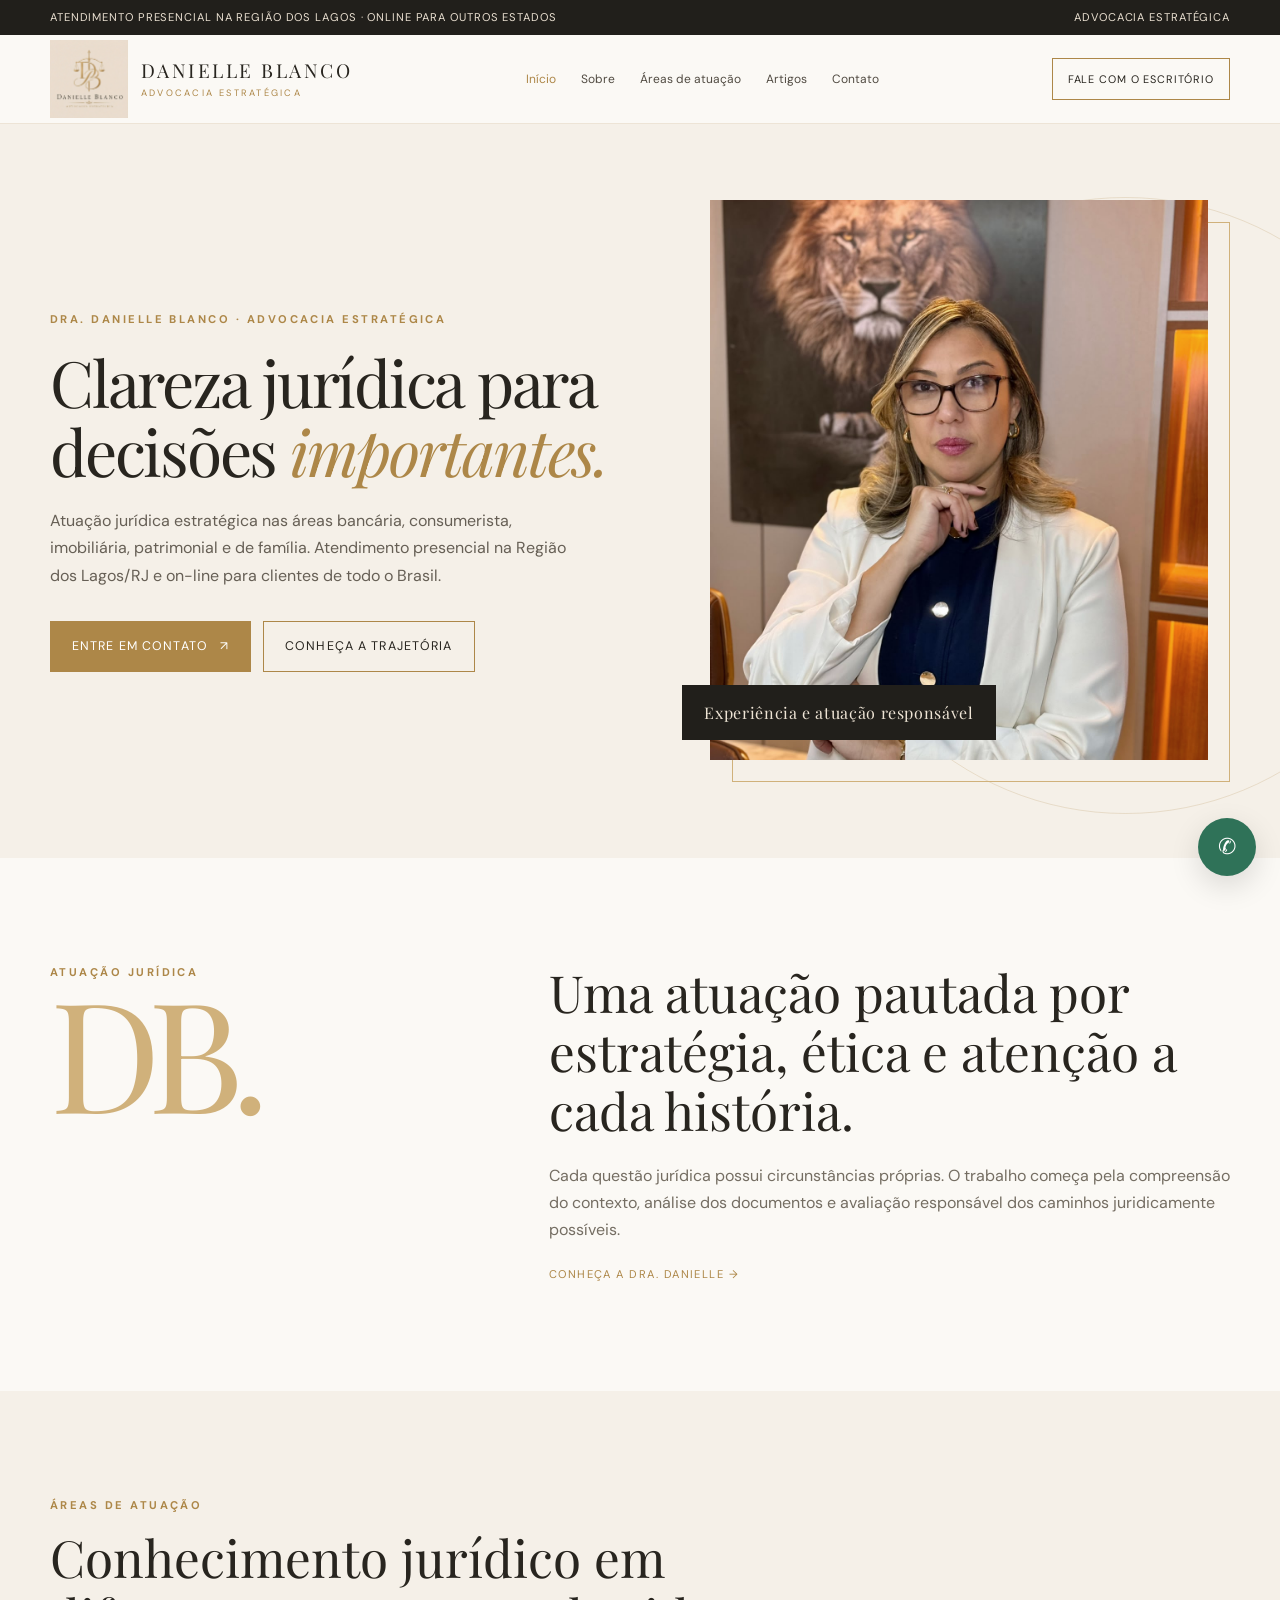
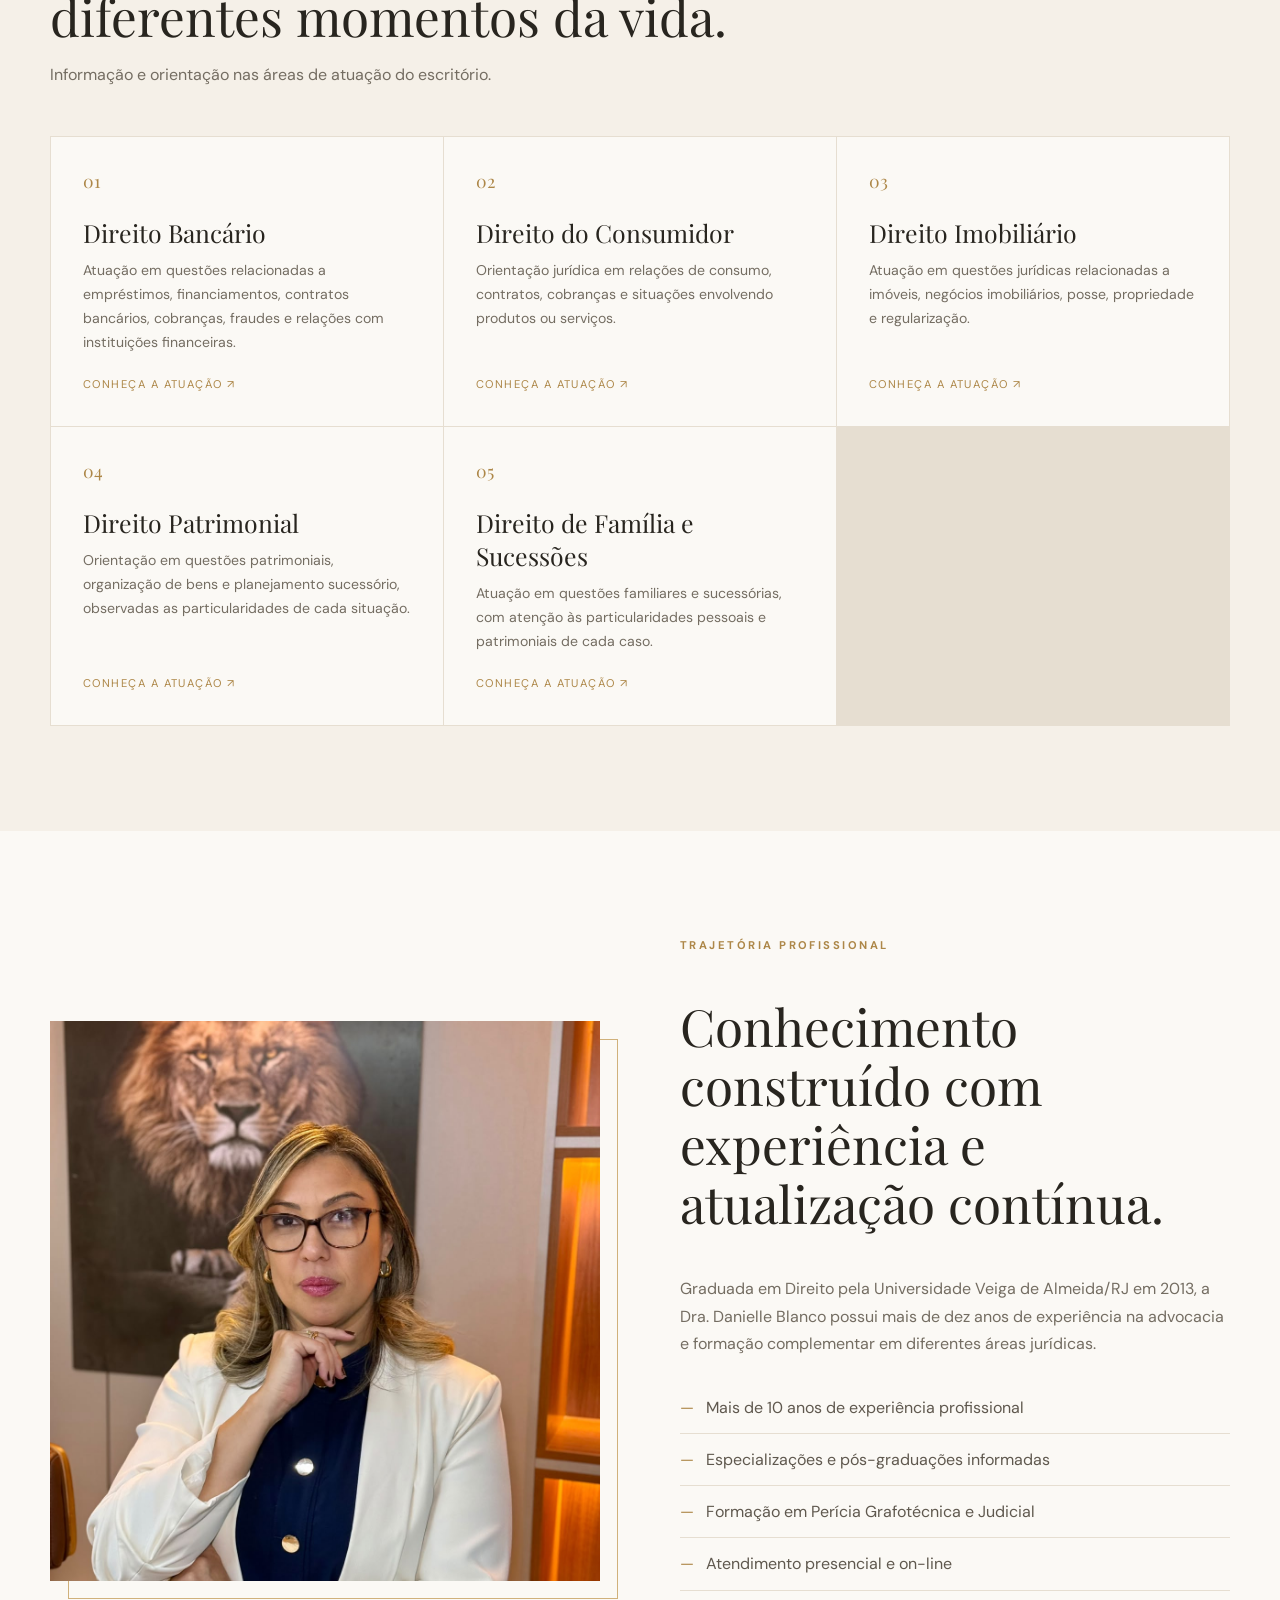
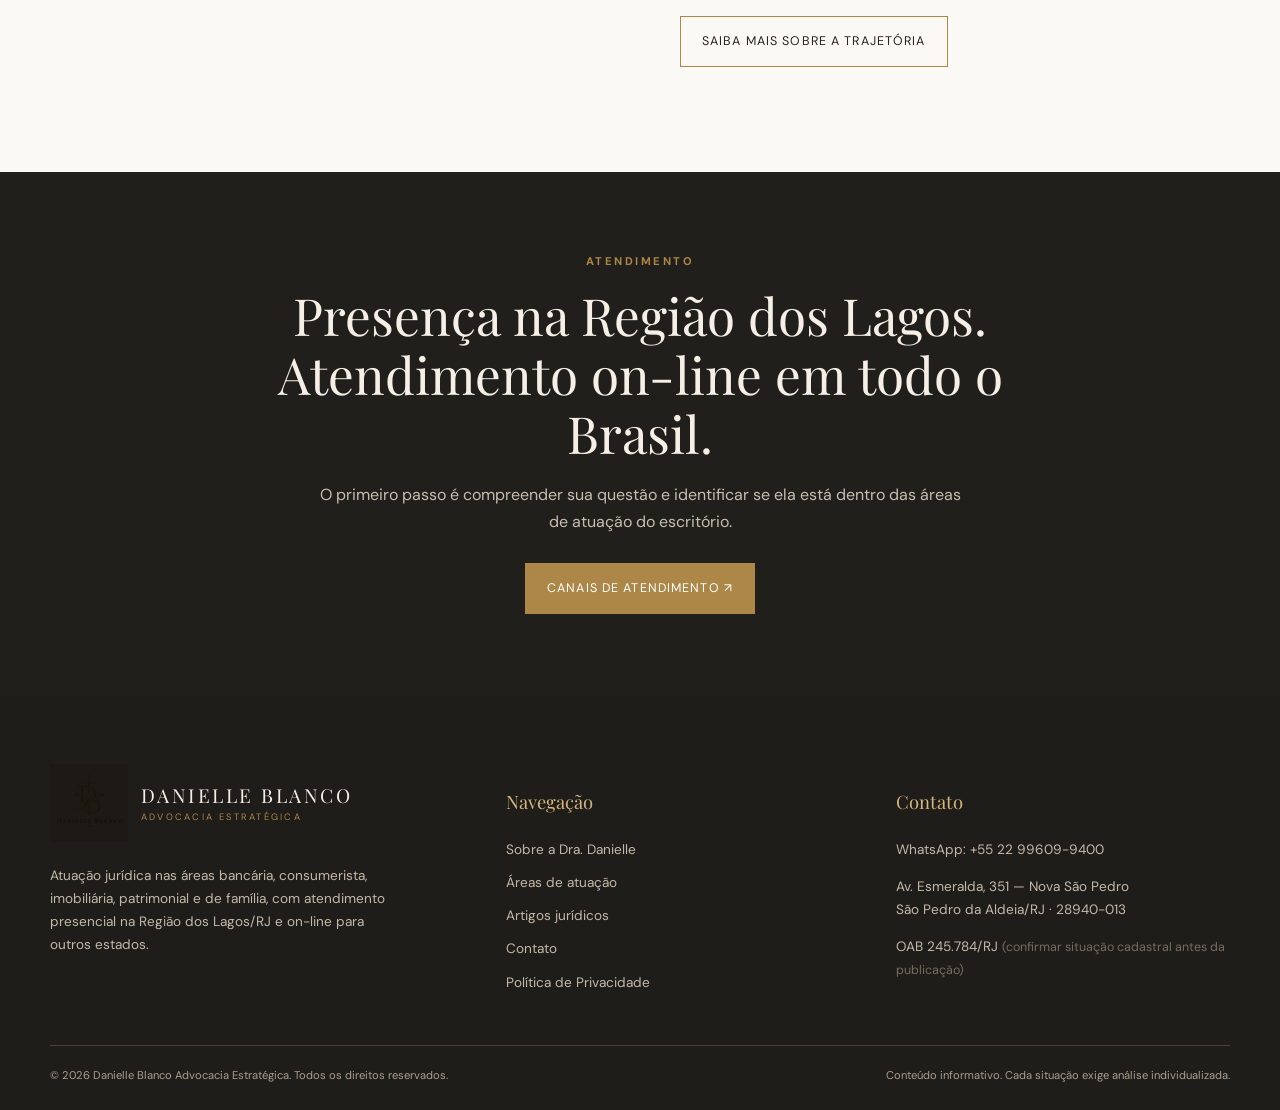
<file: index.html>
<!doctype html>
<html lang="pt-BR">

<head>
    <meta charset="utf-8">
    <meta name="viewport" content="width=device-width, initial-scale=1">
    <title>Dra. Danielle Blanco | Advocacia Estratégica</title>
    <meta name="description"
        content="Advocacia bancária, consumerista, imobiliária, patrimonial e de família. Atendimento na Região dos Lagos/RJ e on-line em todo o Brasil.">
    <meta name="robots" content="index,follow">
    <link rel="canonical" href="https://www.seudominio.com.br/index.html">
    <meta property="og:type" content="website">
    <meta property="og:title" content="Dra. Danielle Blanco | Advocacia Estratégica">
    <meta property="og:description"
        content="Advocacia bancária, consumerista, imobiliária, patrimonial e de família. Atendimento na Região dos Lagos/RJ e on-line em todo o Brasil.">
    <meta property="og:image" content="assets/danielle-blanco-escritorio.jpg">
    <meta name="theme-color" content="#f5f0e8">
    <link rel="stylesheet" href="assets/site.css">
    <link rel="icon" href="assets/logo-danielle-blanco.jpg">
</head>

<body>
    <div class="topbar">
        <div class="container"><span>ATENDIMENTO PRESENCIAL NA REGIÃO DOS LAGOS · ONLINE PARA OUTROS
                ESTADOS</span><span>ADVOCACIA ESTRATÉGICA</span></div>
    </div>
    <header class="header">
        <div class="container nav"><a class="brand" href="index.html"><img src="assets/logo-danielle-blanco.jpg"
                    alt="Logotipo Danielle Blanco Advocacia Estratégica"><span class="brand-name">DANIELLE BLANCO<span
                        class="brand-sub">Advocacia Estratégica</span></span></a><button class="menu-btn"
                aria-label="Abrir menu" aria-expanded="false">☰</button>
            <nav class="navlinks" aria-label="Navegação principal"><a class="active" href="index.html">Início</a><a
                    href="sobre.html">Sobre</a><a href="index.html#areas">Áreas de atuação</a><a
                    href="artigos.html">Artigos</a><a href="contato.html">Contato</a></nav><a class="nav-cta"
                href="contato.html">Fale com o escritório</a>
        </div>
    </header>
    <main>
        <section class="hero">
            <div class="container hero-grid">
                <div class="reveal">
                    <div class="eyebrow">Dra. Danielle Blanco · Advocacia Estratégica</div>
                    <h1>Clareza jurídica para decisões <em>importantes.</em></h1>
                    <p>Atuação jurídica estratégica nas áreas bancária, consumerista, imobiliária, patrimonial e de
                        família. Atendimento presencial na Região dos Lagos/RJ e on-line para clientes de todo o Brasil.
                    </p>
                    <div class="hero-actions"><a class="btn" href="contato.html">Entre em contato <span>↗</span></a><a
                            class="btn btn-outline" href="sobre.html">Conheça a trajetória</a></div>
                </div>
                <div class="hero-photo reveal delay-2"><img src="assets/danielle-blanco-adv.jpeg"
                        alt="Dra. Danielle Blanco em seu escritório">
                    <div class="photo-caption">Experiência e atuação responsável</div>
                </div>
            </div>
        </section>
        <section class="section">
            <div class="container intro-grid">
                <div class="reveal">
                    <div class="eyebrow">Atuação jurídica</div>
                    <div class="intro-mark">DB.</div>
                </div>
                <div class="intro-copy reveal delay-1">
                    <h2>Uma atuação pautada por estratégia, ética e atenção a cada história.</h2>
                    <p class="muted">Cada questão jurídica possui circunstâncias próprias. O trabalho começa pela
                        compreensão do contexto, análise dos documentos e avaliação responsável dos caminhos
                        juridicamente possíveis.</p><a class="arrow-link" href="sobre.html">Conheça a Dra. Danielle
                        →</a>
                </div>
            </div>
        </section>
        <section class="section specialties" id="areas">
            <div class="container">
                <div class="section-head reveal">
                    <div class="eyebrow">Áreas de atuação</div>
                    <h2>Conhecimento jurídico em diferentes momentos da vida.</h2>
                    <p>Informação e orientação nas áreas de atuação do escritório.</p>
                </div>
                <div class="cards"><a class="specialty-card reveal delay-0" href="direito-bancario.html"><span
                            class="number">01</span>
                        <h3>Direito Bancário</h3>
                        <p>Atuação em questões relacionadas a empréstimos, financiamentos, contratos bancários,
                            cobranças, fraudes e relações com instituições financeiras.</p><span
                            class="arrow-link">Conheça a atuação ↗</span>
                    </a><a class="specialty-card reveal delay-1" href="direito-do-consumidor.html"><span
                            class="number">02</span>
                        <h3>Direito do Consumidor</h3>
                        <p>Orientação jurídica em relações de consumo, contratos, cobranças e situações envolvendo
                            produtos ou serviços.</p><span class="arrow-link">Conheça a atuação ↗</span>
                    </a><a class="specialty-card reveal delay-2" href="direito-imobiliario.html"><span
                            class="number">03</span>
                        <h3>Direito Imobiliário</h3>
                        <p>Atuação em questões jurídicas relacionadas a imóveis, negócios imobiliários, posse,
                            propriedade e regularização.</p><span class="arrow-link">Conheça a atuação ↗</span>
                    </a><a class="specialty-card reveal delay-0" href="direito-patrimonial.html"><span
                            class="number">04</span>
                        <h3>Direito Patrimonial</h3>
                        <p>Orientação em questões patrimoniais, organização de bens e planejamento sucessório,
                            observadas as particularidades de cada situação.</p><span class="arrow-link">Conheça a
                            atuação ↗</span>
                    </a><a class="specialty-card reveal delay-1" href="familia-e-sucessoes.html"><span
                            class="number">05</span>
                        <h3>Direito de Família e Sucessões</h3>
                        <p>Atuação em questões familiares e sucessórias, com atenção às particularidades pessoais e
                            patrimoniais de cada caso.</p><span class="arrow-link">Conheça a atuação ↗</span>
                    </a></div>
            </div>
        </section>
        <section class="section">
            <div class="container split">
                <div class="split-photo reveal"><img src="assets/danielle-blanco-adv.jpeg"
                        alt="Retrato profissional da Dra. Danielle Blanco"></div>
                <div class="reveal delay-1">
                    <div class="eyebrow">Trajetória profissional</div>
                    <h2 class="serif" style="font-size:clamp(2.2rem,4vw,3.7rem);line-height:1.15">Conhecimento
                        construído com experiência e atualização contínua.</h2>
                    <p class="muted">Graduada em Direito pela Universidade Veiga de Almeida/RJ em 2013, a Dra. Danielle
                        Blanco possui mais de dez anos de experiência na advocacia e formação complementar em diferentes
                        áreas jurídicas.</p>
                    <ul class="feature-list">
                        <li>Mais de 10 anos de experiência profissional</li>
                        <li>Especializações e pós-graduações informadas</li>
                        <li>Formação em Perícia Grafotécnica e Judicial</li>
                        <li>Atendimento presencial e on-line</li>
                    </ul><a class="btn btn-outline" href="sobre.html">Saiba mais sobre a trajetória</a>
                </div>
            </div>
        </section>
        <section class="band">
            <div class="container reveal">
                <div class="eyebrow">Atendimento</div>
                <h2>Presença na Região dos Lagos. Atendimento on-line em todo o Brasil.</h2>
                <p>O primeiro passo é compreender sua questão e identificar se ela está dentro das áreas de atuação do
                    escritório.</p><a class="btn" href="contato.html">Canais de atendimento ↗</a>
            </div>
        </section>
    </main>
    <footer class="footer">
        <div class="container">
            <div class="footer-grid">
                <div><a class="brand" href="index.html"><img src="assets/logo-danielle-blanco.jpg"
                            alt="Logo Danielle Blanco"><span class="brand-name">DANIELLE BLANCO<span
                                class="brand-sub">Advocacia Estratégica</span></span></a>
                    <p style="max-width:340px;margin-top:22px">Atuação jurídica nas áreas bancária, consumerista,
                        imobiliária, patrimonial e de família, com atendimento presencial na Região dos Lagos/RJ e
                        on-line para outros estados.</p>
                </div>
                <div>
                    <h4>Navegação</h4>
                    <div class="footer-links"><a href="sobre.html">Sobre a Dra. Danielle</a><a
                            href="index.html#areas">Áreas de atuação</a><a href="artigos.html">Artigos jurídicos</a><a
                            href="contato.html">Contato</a><a href="privacidade.html">Política de Privacidade</a></div>
                </div>
                <div>
                    <h4>Contato</h4>
                    <p>WhatsApp: <a href="https://wa.me/5522996099400" target="_blank" rel="noopener">+55 22
                            99609-9400</a></p>
                    <p>Av. Esmeralda, 351 — Nova São Pedro<br>São Pedro da Aldeia/RJ · 28940-013</p>
                    <p>OAB 245.784/RJ <span class="legal-small">(confirmar situação cadastral antes da
                            publicação)</span></p>
                </div>
            </div>
            <div class="copyright"><span>© <span data-year></span> Danielle Blanco Advocacia Estratégica. Todos os
                    direitos reservados.</span><span>Conteúdo informativo. Cada situação exige análise
                    individualizada.</span></div>
        </div>
    </footer><a class="whatsapp" href="https://wa.me/5522996099400" target="_blank" rel="noopener"
        aria-label="Conversar pelo WhatsApp">✆</a>
    <script src="assets/site.js" defer></script>
</body>

</html>
</file>
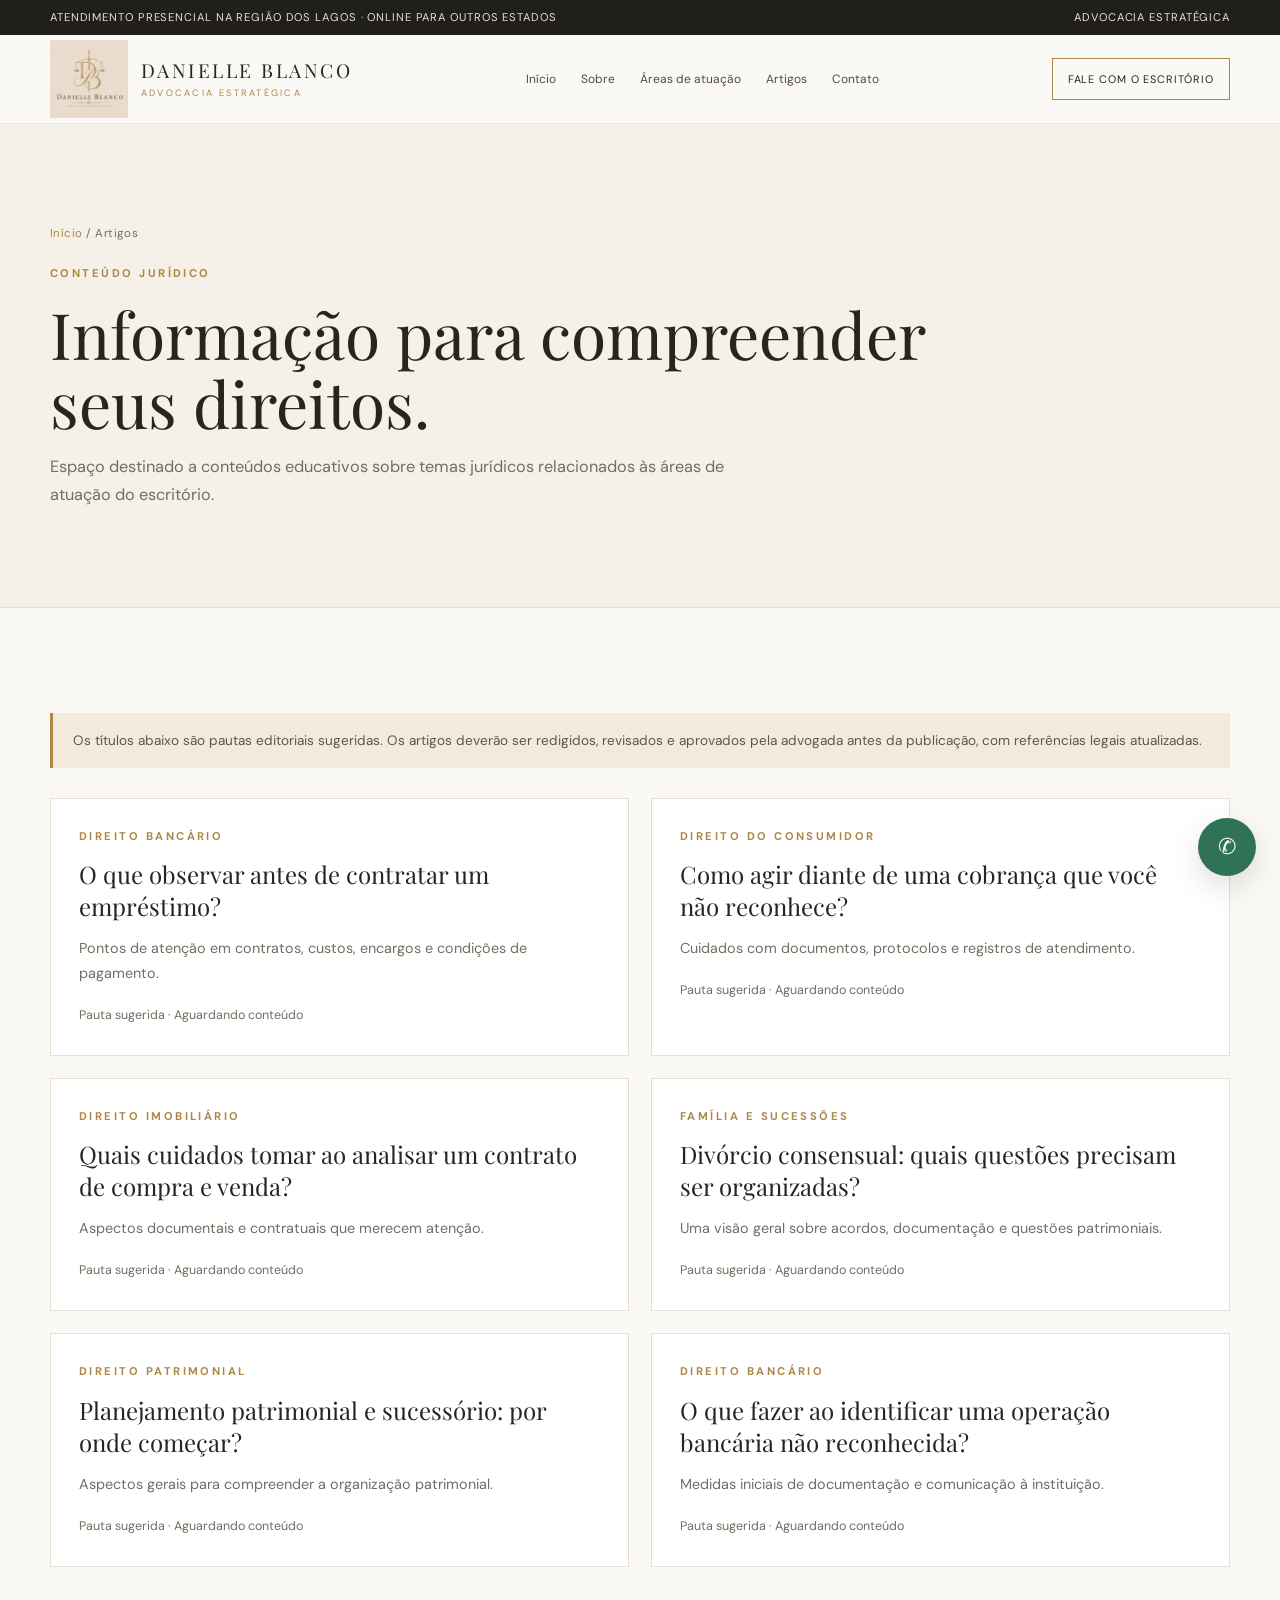
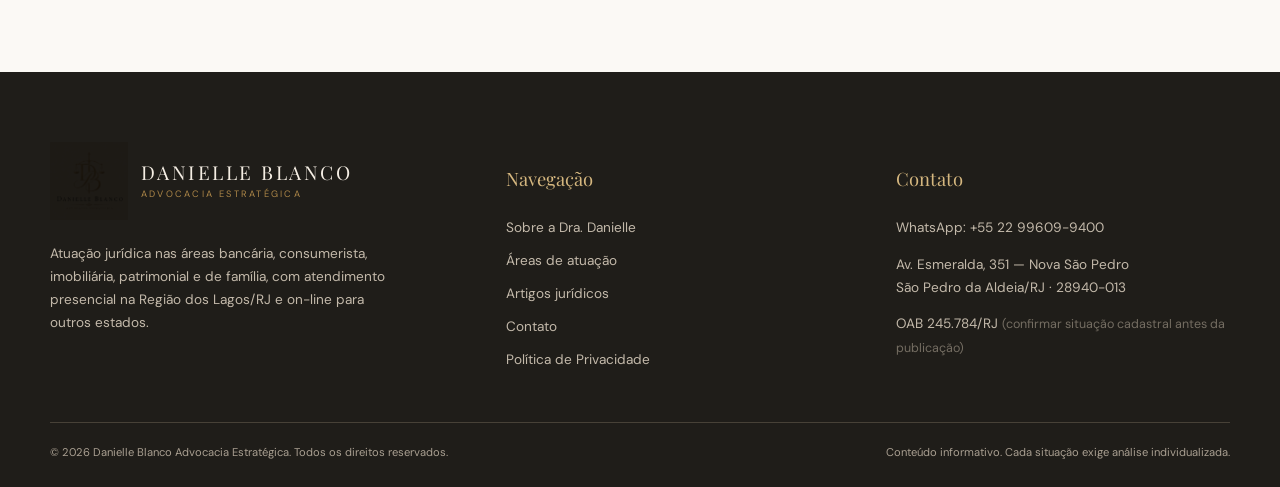
<file: artigos.html>
<!doctype html><html lang="pt-BR"><head><meta charset="utf-8"><meta name="viewport" content="width=device-width, initial-scale=1"><title>Artigos Jurídicos | Dra. Danielle Blanco</title><meta name="description" content="Conteúdos informativos sobre Direito Bancário, Consumidor, Imobiliário, Patrimonial e Família."><meta name="robots" content="index,follow"><link rel="canonical" href="https://www.seudominio.com.br/artigos.html"><meta property="og:type" content="website"><meta property="og:title" content="Artigos Jurídicos | Dra. Danielle Blanco"><meta property="og:description" content="Conteúdos informativos sobre Direito Bancário, Consumidor, Imobiliário, Patrimonial e Família."><meta property="og:image" content="assets/danielle-blanco-escritorio.jpg"><meta name="theme-color" content="#f5f0e8"><link rel="stylesheet" href="assets/site.css"><link rel="icon" href="assets/logo-danielle-blanco.jpg"></head><body><div class="topbar"><div class="container"><span>ATENDIMENTO PRESENCIAL NA REGIÃO DOS LAGOS · ONLINE PARA OUTROS ESTADOS</span><span>ADVOCACIA ESTRATÉGICA</span></div></div>
<header class="header"><div class="container nav"><a class="brand" href="index.html"><img src="assets/logo-danielle-blanco.jpg" alt="Logotipo Danielle Blanco Advocacia Estratégica"><span class="brand-name">DANIELLE BLANCO<span class="brand-sub">Advocacia Estratégica</span></span></a><button class="menu-btn" aria-label="Abrir menu" aria-expanded="false">☰</button><nav class="navlinks" aria-label="Navegação principal"><a href="index.html">Início</a><a href="sobre.html">Sobre</a><a href="index.html#areas">Áreas de atuação</a><a href="artigos.html">Artigos</a><a href="contato.html">Contato</a></nav><a class="nav-cta" href="contato.html">Fale com o escritório</a></div></header><main><section class="page-hero"><div class="container reveal"><div class="breadcrumb"><a href="index.html">Início</a> / Artigos</div><div class="eyebrow">Conteúdo jurídico</div><h1>Informação para compreender seus direitos.</h1><p>Espaço destinado a conteúdos educativos sobre temas jurídicos relacionados às áreas de atuação do escritório.</p></div></section><section class="section"><div class="container"><div class="notice" style="margin-bottom:30px">Os títulos abaixo são pautas editoriais sugeridas. Os artigos deverão ser redigidos, revisados e aprovados pela advogada antes da publicação, com referências legais atualizadas.</div><div class="article-grid">
<div class="article-card reveal"><div class="eyebrow">Direito Bancário</div><h3>O que observar antes de contratar um empréstimo?</h3><p>Pontos de atenção em contratos, custos, encargos e condições de pagamento.</p><span class="legal-small">Pauta sugerida · Aguardando conteúdo</span></div>
<div class="article-card reveal delay-1"><div class="eyebrow">Direito do Consumidor</div><h3>Como agir diante de uma cobrança que você não reconhece?</h3><p>Cuidados com documentos, protocolos e registros de atendimento.</p><span class="legal-small">Pauta sugerida · Aguardando conteúdo</span></div>
<div class="article-card reveal"><div class="eyebrow">Direito Imobiliário</div><h3>Quais cuidados tomar ao analisar um contrato de compra e venda?</h3><p>Aspectos documentais e contratuais que merecem atenção.</p><span class="legal-small">Pauta sugerida · Aguardando conteúdo</span></div>
<div class="article-card reveal delay-1"><div class="eyebrow">Família e Sucessões</div><h3>Divórcio consensual: quais questões precisam ser organizadas?</h3><p>Uma visão geral sobre acordos, documentação e questões patrimoniais.</p><span class="legal-small">Pauta sugerida · Aguardando conteúdo</span></div>
<div class="article-card reveal"><div class="eyebrow">Direito Patrimonial</div><h3>Planejamento patrimonial e sucessório: por onde começar?</h3><p>Aspectos gerais para compreender a organização patrimonial.</p><span class="legal-small">Pauta sugerida · Aguardando conteúdo</span></div>
<div class="article-card reveal delay-1"><div class="eyebrow">Direito Bancário</div><h3>O que fazer ao identificar uma operação bancária não reconhecida?</h3><p>Medidas iniciais de documentação e comunicação à instituição.</p><span class="legal-small">Pauta sugerida · Aguardando conteúdo</span></div>
</div></div></section></main><footer class="footer"><div class="container"><div class="footer-grid">
<div><a class="brand" href="index.html"><img src="assets/logo-danielle-blanco.jpg" alt="Logo Danielle Blanco"><span class="brand-name">DANIELLE BLANCO<span class="brand-sub">Advocacia Estratégica</span></span></a><p style="max-width:340px;margin-top:22px">Atuação jurídica nas áreas bancária, consumerista, imobiliária, patrimonial e de família, com atendimento presencial na Região dos Lagos/RJ e on-line para outros estados.</p></div>
<div><h4>Navegação</h4><div class="footer-links"><a href="sobre.html">Sobre a Dra. Danielle</a><a href="index.html#areas">Áreas de atuação</a><a href="artigos.html">Artigos jurídicos</a><a href="contato.html">Contato</a><a href="privacidade.html">Política de Privacidade</a></div></div>
<div><h4>Contato</h4><p>WhatsApp: <a href="https://wa.me/5522996099400" target="_blank" rel="noopener">+55 22 99609-9400</a></p><p>Av. Esmeralda, 351 — Nova São Pedro<br>São Pedro da Aldeia/RJ · 28940-013</p><p>OAB 245.784/RJ <span class="legal-small">(confirmar situação cadastral antes da publicação)</span></p></div>
</div><div class="copyright"><span>© <span data-year></span> Danielle Blanco Advocacia Estratégica. Todos os direitos reservados.</span><span>Conteúdo informativo. Cada situação exige análise individualizada.</span></div></div></footer><a class="whatsapp" href="https://wa.me/5522996099400" target="_blank" rel="noopener" aria-label="Conversar pelo WhatsApp">✆</a><script src="assets/site.js" defer></script></body></html>
</file>
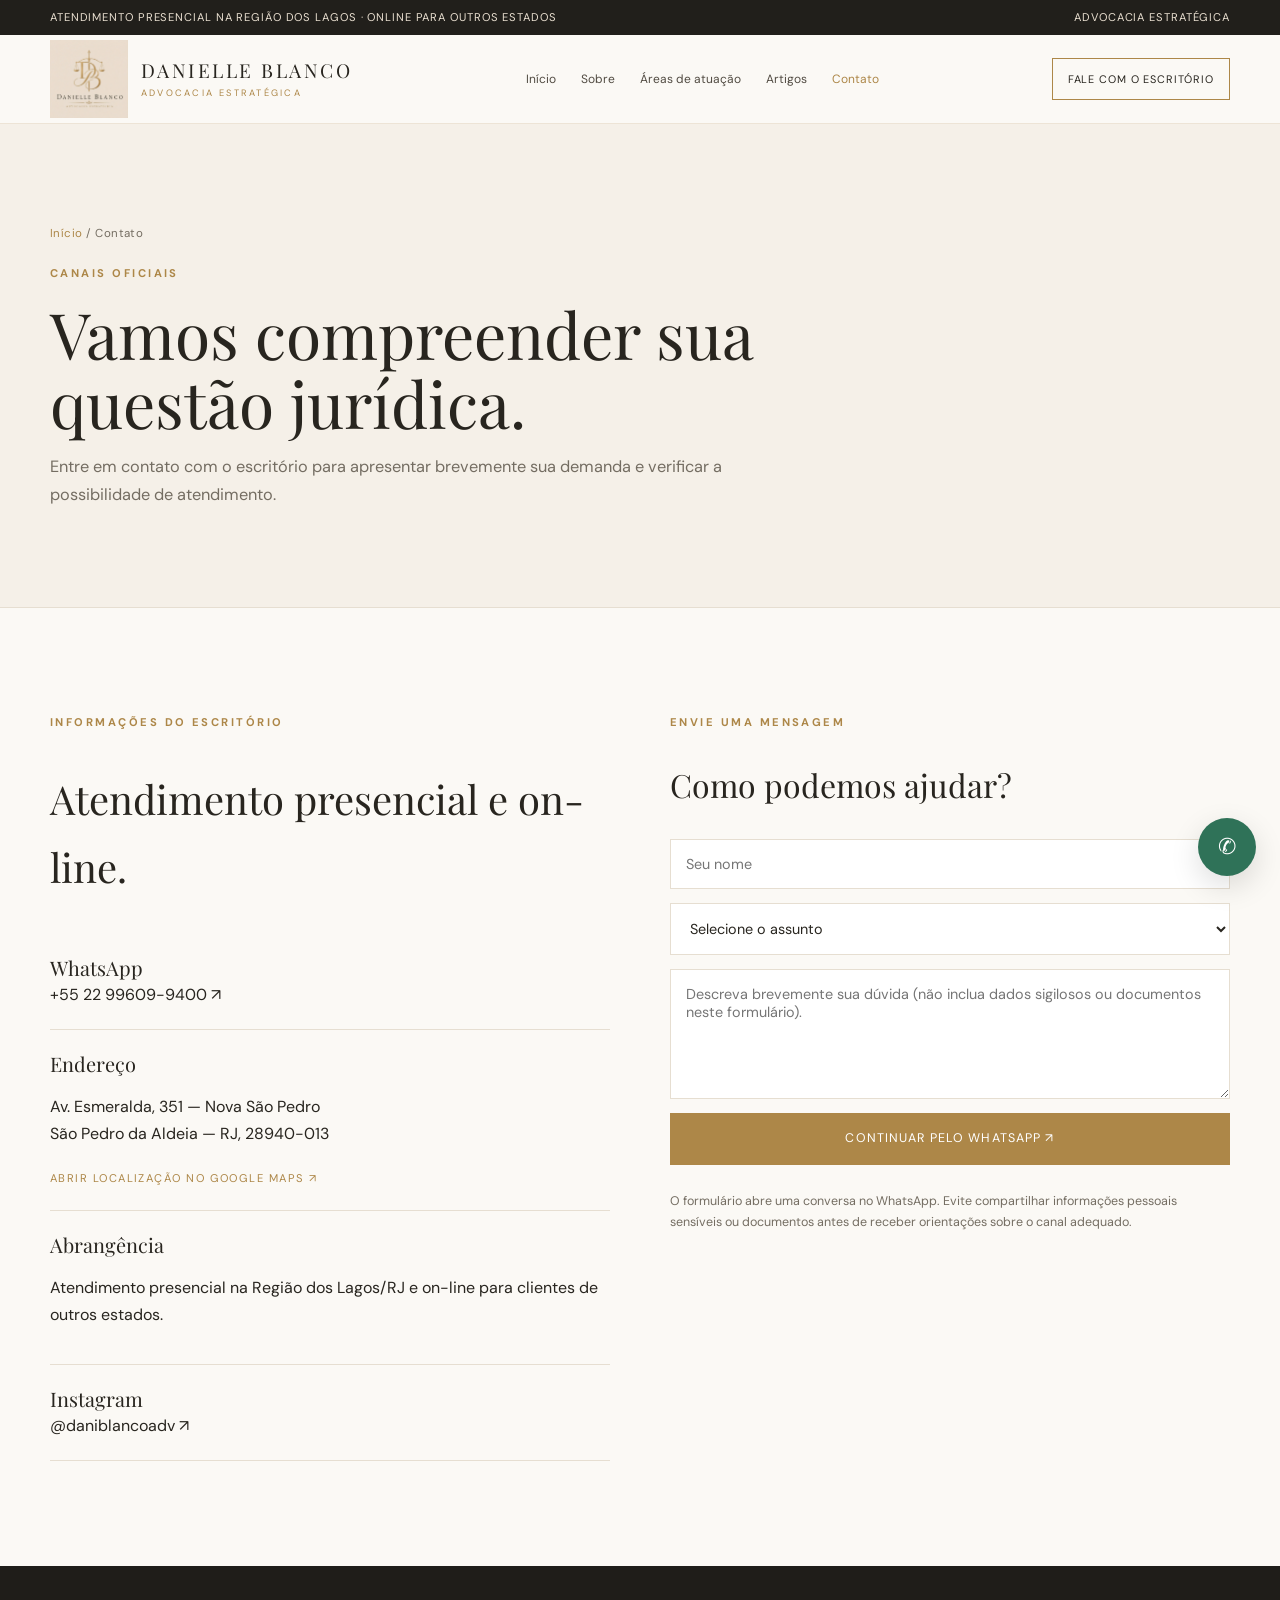
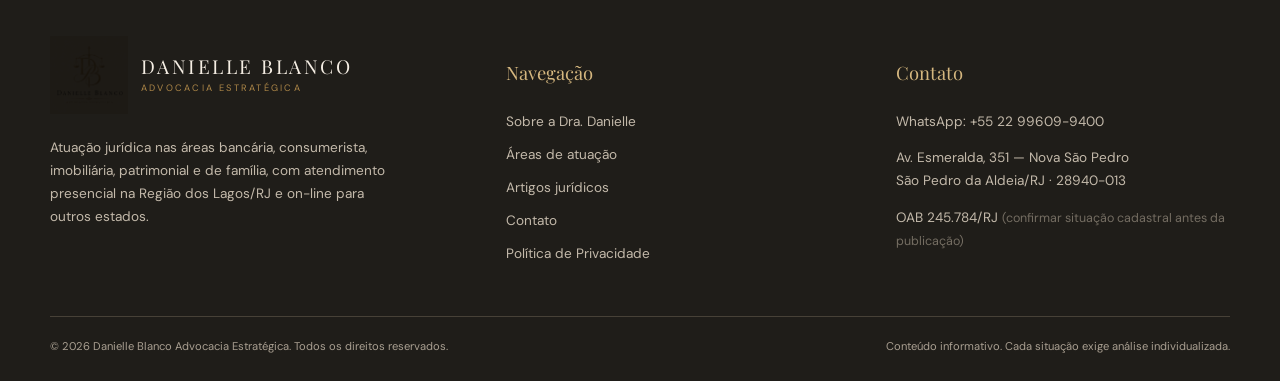
<file: contato.html>
<!doctype html><html lang="pt-BR"><head><meta charset="utf-8"><meta name="viewport" content="width=device-width, initial-scale=1"><title>Contato | Dra. Danielle Blanco Advocacia Estratégica</title><meta name="description" content="Entre em contato com a Dra. Danielle Blanco. Atendimento em São Pedro da Aldeia/RJ e on-line para todo o Brasil."><meta name="robots" content="index,follow"><link rel="canonical" href="https://www.seudominio.com.br/contato.html"><meta property="og:type" content="website"><meta property="og:title" content="Contato | Dra. Danielle Blanco Advocacia Estratégica"><meta property="og:description" content="Entre em contato com a Dra. Danielle Blanco. Atendimento em São Pedro da Aldeia/RJ e on-line para todo o Brasil."><meta property="og:image" content="assets/danielle-blanco-escritorio.jpg"><meta name="theme-color" content="#f5f0e8"><link rel="stylesheet" href="assets/site.css"><link rel="icon" href="assets/logo-danielle-blanco.jpg"></head><body><div class="topbar"><div class="container"><span>ATENDIMENTO PRESENCIAL NA REGIÃO DOS LAGOS · ONLINE PARA OUTROS ESTADOS</span><span>ADVOCACIA ESTRATÉGICA</span></div></div>
<header class="header"><div class="container nav"><a class="brand" href="index.html"><img src="assets/logo-danielle-blanco.jpg" alt="Logotipo Danielle Blanco Advocacia Estratégica"><span class="brand-name">DANIELLE BLANCO<span class="brand-sub">Advocacia Estratégica</span></span></a><button class="menu-btn" aria-label="Abrir menu" aria-expanded="false">☰</button><nav class="navlinks" aria-label="Navegação principal"><a href="index.html">Início</a><a href="sobre.html">Sobre</a><a href="index.html#areas">Áreas de atuação</a><a href="artigos.html">Artigos</a><a class="active" href="contato.html">Contato</a></nav><a class="nav-cta" href="contato.html">Fale com o escritório</a></div></header><main><section class="page-hero"><div class="container reveal"><div class="breadcrumb"><a href="index.html">Início</a> / Contato</div><div class="eyebrow">Canais oficiais</div><h1>Vamos compreender sua questão jurídica.</h1><p>Entre em contato com o escritório para apresentar brevemente sua demanda e verificar a possibilidade de atendimento.</p></div></section><section class="section"><div class="container contact-grid"><div class="reveal"><div class="eyebrow">Informações do escritório</div><h2 class="serif" style="font-size:2.5rem;font-weight:400">Atendimento presencial e on-line.</h2><div class="contact-item"><strong>WhatsApp</strong><a href="https://wa.me/5522996099400" target="_blank" rel="noopener">+55 22 99609-9400 ↗</a></div><div class="contact-item"><strong>Endereço</strong><p>Av. Esmeralda, 351 — Nova São Pedro<br>São Pedro da Aldeia — RJ, 28940-013</p><a class="arrow-link" href="https://www.google.com/maps/search/?api=1&query=Av.+Esmeralda%2C+351%2C+Nova+S%C3%A3o+Pedro%2C+S%C3%A3o+Pedro+da+Aldeia+RJ" target="_blank" rel="noopener">Abrir localização no Google Maps ↗</a></div><div class="contact-item"><strong>Abrangência</strong><p>Atendimento presencial na Região dos Lagos/RJ e on-line para clientes de outros estados.</p></div><div class="contact-item"><strong>Instagram</strong><a href="https://www.instagram.com/daniblancoadv/" target="_blank" rel="noopener">@daniblancoadv ↗</a></div></div><div class="reveal delay-1"><div class="eyebrow">Envie uma mensagem</div><h2 class="serif" style="font-size:2rem;font-weight:400">Como podemos ajudar?</h2><form class="form" data-whatsapp-form><input name="nome" placeholder="Seu nome" required><select name="assunto" required><option value="">Selecione o assunto</option><option>Direito Bancário</option><option>Direito do Consumidor</option><option>Direito Imobiliário</option><option>Direito Patrimonial</option><option>Direito de Família e Sucessões</option><option>Outro assunto</option></select><textarea name="mensagem" placeholder="Descreva brevemente sua dúvida (não inclua dados sigilosos ou documentos neste formulário)."></textarea><button class="btn" type="submit">Continuar pelo WhatsApp ↗</button><p class="legal-small">O formulário abre uma conversa no WhatsApp. Evite compartilhar informações pessoais sensíveis ou documentos antes de receber orientações sobre o canal adequado.</p></form></div></div></section></main><footer class="footer"><div class="container"><div class="footer-grid">
<div><a class="brand" href="index.html"><img src="assets/logo-danielle-blanco.jpg" alt="Logo Danielle Blanco"><span class="brand-name">DANIELLE BLANCO<span class="brand-sub">Advocacia Estratégica</span></span></a><p style="max-width:340px;margin-top:22px">Atuação jurídica nas áreas bancária, consumerista, imobiliária, patrimonial e de família, com atendimento presencial na Região dos Lagos/RJ e on-line para outros estados.</p></div>
<div><h4>Navegação</h4><div class="footer-links"><a href="sobre.html">Sobre a Dra. Danielle</a><a href="index.html#areas">Áreas de atuação</a><a href="artigos.html">Artigos jurídicos</a><a href="contato.html">Contato</a><a href="privacidade.html">Política de Privacidade</a></div></div>
<div><h4>Contato</h4><p>WhatsApp: <a href="https://wa.me/5522996099400" target="_blank" rel="noopener">+55 22 99609-9400</a></p><p>Av. Esmeralda, 351 — Nova São Pedro<br>São Pedro da Aldeia/RJ · 28940-013</p><p>OAB 245.784/RJ <span class="legal-small">(confirmar situação cadastral antes da publicação)</span></p></div>
</div><div class="copyright"><span>© <span data-year></span> Danielle Blanco Advocacia Estratégica. Todos os direitos reservados.</span><span>Conteúdo informativo. Cada situação exige análise individualizada.</span></div></div></footer><a class="whatsapp" href="https://wa.me/5522996099400" target="_blank" rel="noopener" aria-label="Conversar pelo WhatsApp">✆</a><script src="assets/site.js" defer></script></body></html>
</file>
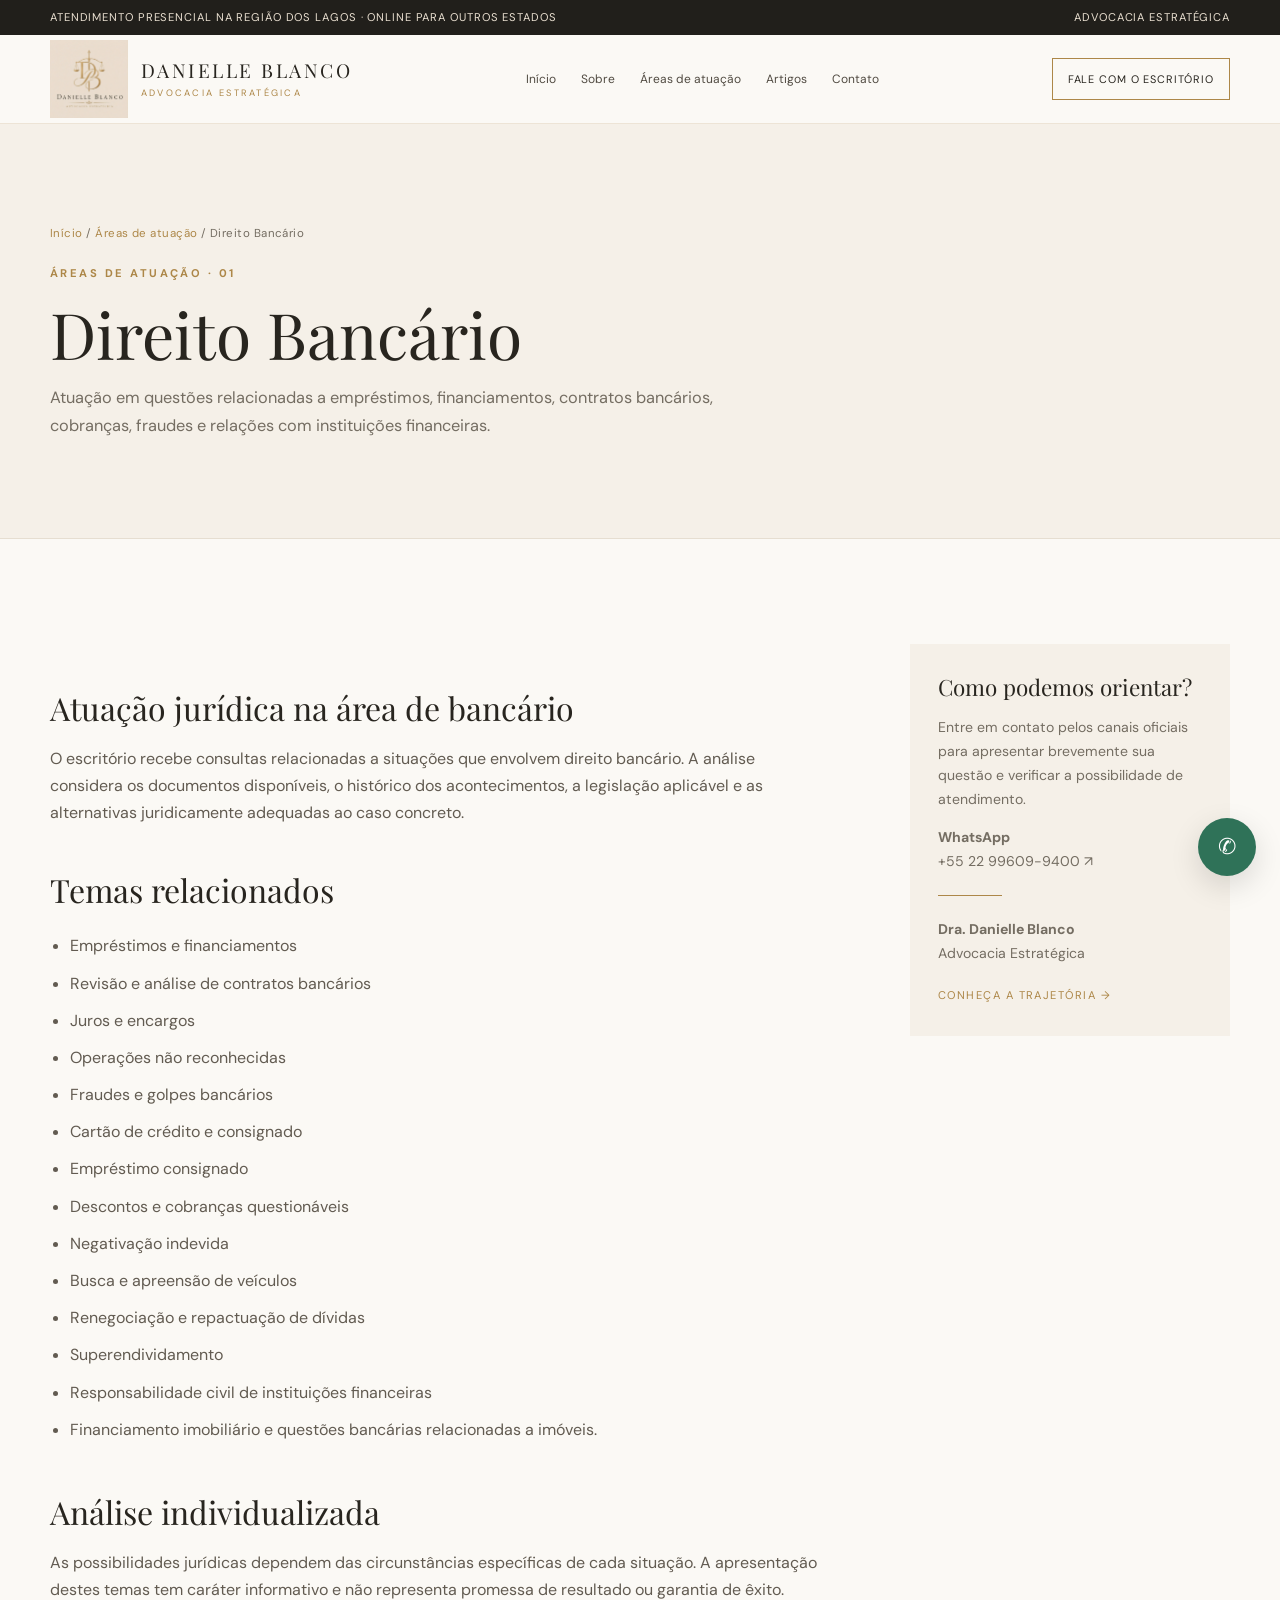
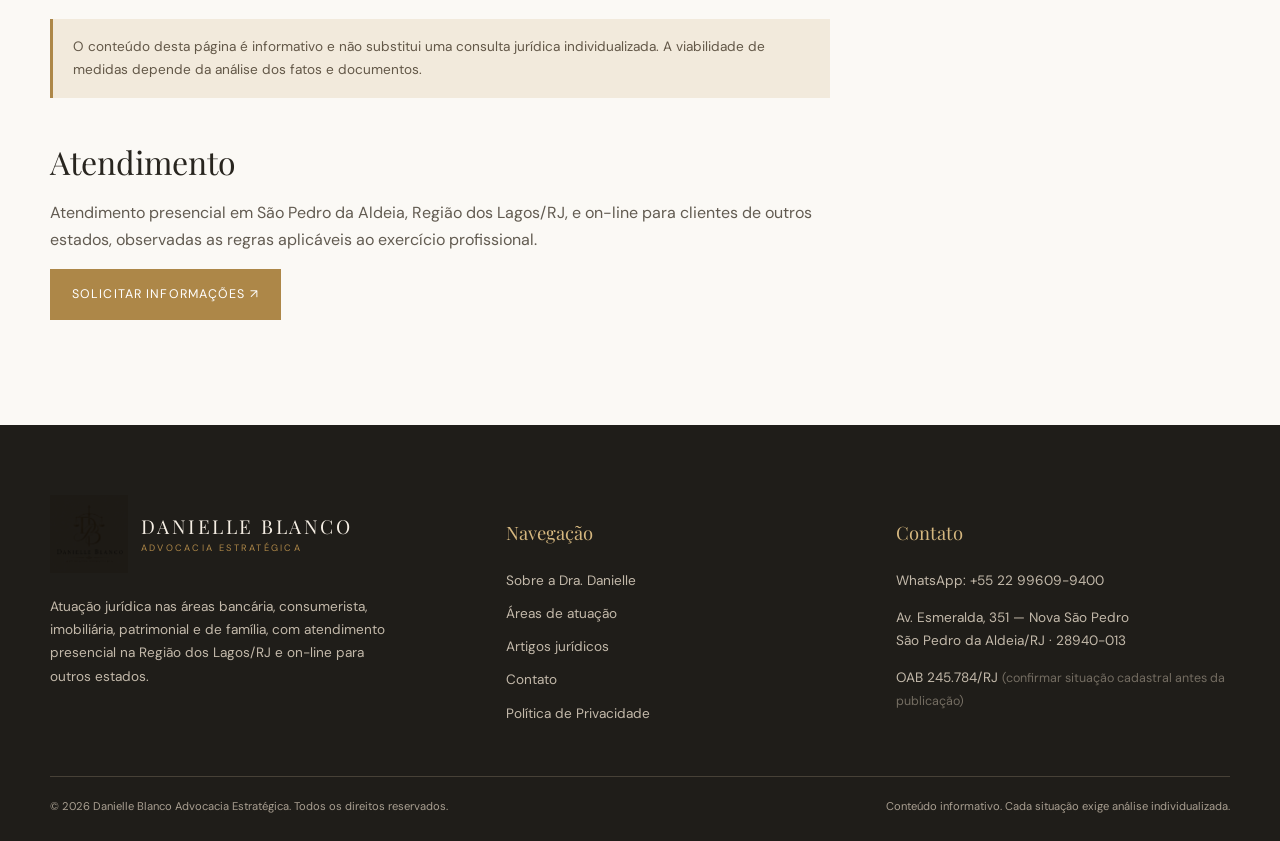
<file: direito-bancario.html>
<!doctype html><html lang="pt-BR"><head><meta charset="utf-8"><meta name="viewport" content="width=device-width, initial-scale=1"><title>Direito Bancário | Dra. Danielle Blanco</title><meta name="description" content="Atuação jurídica em direito bancário. Conheça os temas atendidos pelo escritório da Dra. Danielle Blanco."><meta name="robots" content="index,follow"><link rel="canonical" href="https://www.seudominio.com.br/direito-bancario.html"><meta property="og:type" content="website"><meta property="og:title" content="Direito Bancário | Dra. Danielle Blanco"><meta property="og:description" content="Atuação jurídica em direito bancário. Conheça os temas atendidos pelo escritório da Dra. Danielle Blanco."><meta property="og:image" content="assets/danielle-blanco-escritorio.jpg"><meta name="theme-color" content="#f5f0e8"><link rel="stylesheet" href="assets/site.css"><link rel="icon" href="assets/logo-danielle-blanco.jpg"></head><body><div class="topbar"><div class="container"><span>ATENDIMENTO PRESENCIAL NA REGIÃO DOS LAGOS · ONLINE PARA OUTROS ESTADOS</span><span>ADVOCACIA ESTRATÉGICA</span></div></div>
<header class="header"><div class="container nav"><a class="brand" href="index.html"><img src="assets/logo-danielle-blanco.jpg" alt="Logotipo Danielle Blanco Advocacia Estratégica"><span class="brand-name">DANIELLE BLANCO<span class="brand-sub">Advocacia Estratégica</span></span></a><button class="menu-btn" aria-label="Abrir menu" aria-expanded="false">☰</button><nav class="navlinks" aria-label="Navegação principal"><a href="index.html">Início</a><a href="sobre.html">Sobre</a><a href="index.html#areas">Áreas de atuação</a><a href="artigos.html">Artigos</a><a href="contato.html">Contato</a></nav><a class="nav-cta" href="contato.html">Fale com o escritório</a></div></header><main><section class="page-hero"><div class="container reveal"><div class="breadcrumb"><a href="index.html">Início</a> / <a href="index.html#areas">Áreas de atuação</a> / Direito Bancário</div><div class="eyebrow">Áreas de atuação · 01</div><h1>Direito Bancário</h1><p>Atuação em questões relacionadas a empréstimos, financiamentos, contratos bancários, cobranças, fraudes e relações com instituições financeiras.</p></div></section><section class="section"><div class="container content-grid"><article class="prose reveal"><h2>Atuação jurídica na área de bancário</h2><p>O escritório recebe consultas relacionadas a situações que envolvem direito bancário. A análise considera os documentos disponíveis, o histórico dos acontecimentos, a legislação aplicável e as alternativas juridicamente adequadas ao caso concreto.</p><h2>Temas relacionados</h2><ul><li>Empréstimos e financiamentos</li><li>Revisão e análise de contratos bancários</li><li>Juros e encargos</li><li>Operações não reconhecidas</li><li>Fraudes e golpes bancários</li><li>Cartão de crédito e consignado</li><li>Empréstimo consignado</li><li>Descontos e cobranças questionáveis</li><li>Negativação indevida</li><li>Busca e apreensão de veículos</li><li>Renegociação e repactuação de dívidas</li><li>Superendividamento</li><li>Responsabilidade civil de instituições financeiras</li><li>Financiamento imobiliário e questões bancárias relacionadas a imóveis.</li></ul><h2>Análise individualizada</h2><p>As possibilidades jurídicas dependem das circunstâncias específicas de cada situação. A apresentação destes temas tem caráter informativo e não representa promessa de resultado ou garantia de êxito.</p><div class="notice">O conteúdo desta página é informativo e não substitui uma consulta jurídica individualizada. A viabilidade de medidas depende da análise dos fatos e documentos.</div><h2>Atendimento</h2><p>Atendimento presencial em São Pedro da Aldeia, Região dos Lagos/RJ, e on-line para clientes de outros estados, observadas as regras aplicáveis ao exercício profissional.</p><a class="btn" href="contato.html">Solicitar informações ↗</a></article><aside class="side-note reveal delay-1"><h3>Como podemos orientar?</h3><p>Entre em contato pelos canais oficiais para apresentar brevemente sua questão e verificar a possibilidade de atendimento.</p><p><strong>WhatsApp</strong><br><a href="https://wa.me/5522996099400">+55 22 99609-9400 ↗</a></p><div class="gold-line"></div><p><strong>Dra. Danielle Blanco</strong><br>Advocacia Estratégica</p><a class="arrow-link" href="sobre.html">Conheça a trajetória →</a></aside></div></section></main><footer class="footer"><div class="container"><div class="footer-grid">
<div><a class="brand" href="index.html"><img src="assets/logo-danielle-blanco.jpg" alt="Logo Danielle Blanco"><span class="brand-name">DANIELLE BLANCO<span class="brand-sub">Advocacia Estratégica</span></span></a><p style="max-width:340px;margin-top:22px">Atuação jurídica nas áreas bancária, consumerista, imobiliária, patrimonial e de família, com atendimento presencial na Região dos Lagos/RJ e on-line para outros estados.</p></div>
<div><h4>Navegação</h4><div class="footer-links"><a href="sobre.html">Sobre a Dra. Danielle</a><a href="index.html#areas">Áreas de atuação</a><a href="artigos.html">Artigos jurídicos</a><a href="contato.html">Contato</a><a href="privacidade.html">Política de Privacidade</a></div></div>
<div><h4>Contato</h4><p>WhatsApp: <a href="https://wa.me/5522996099400" target="_blank" rel="noopener">+55 22 99609-9400</a></p><p>Av. Esmeralda, 351 — Nova São Pedro<br>São Pedro da Aldeia/RJ · 28940-013</p><p>OAB 245.784/RJ <span class="legal-small">(confirmar situação cadastral antes da publicação)</span></p></div>
</div><div class="copyright"><span>© <span data-year></span> Danielle Blanco Advocacia Estratégica. Todos os direitos reservados.</span><span>Conteúdo informativo. Cada situação exige análise individualizada.</span></div></div></footer><a class="whatsapp" href="https://wa.me/5522996099400" target="_blank" rel="noopener" aria-label="Conversar pelo WhatsApp">✆</a><script src="assets/site.js" defer></script></body></html>
</file>
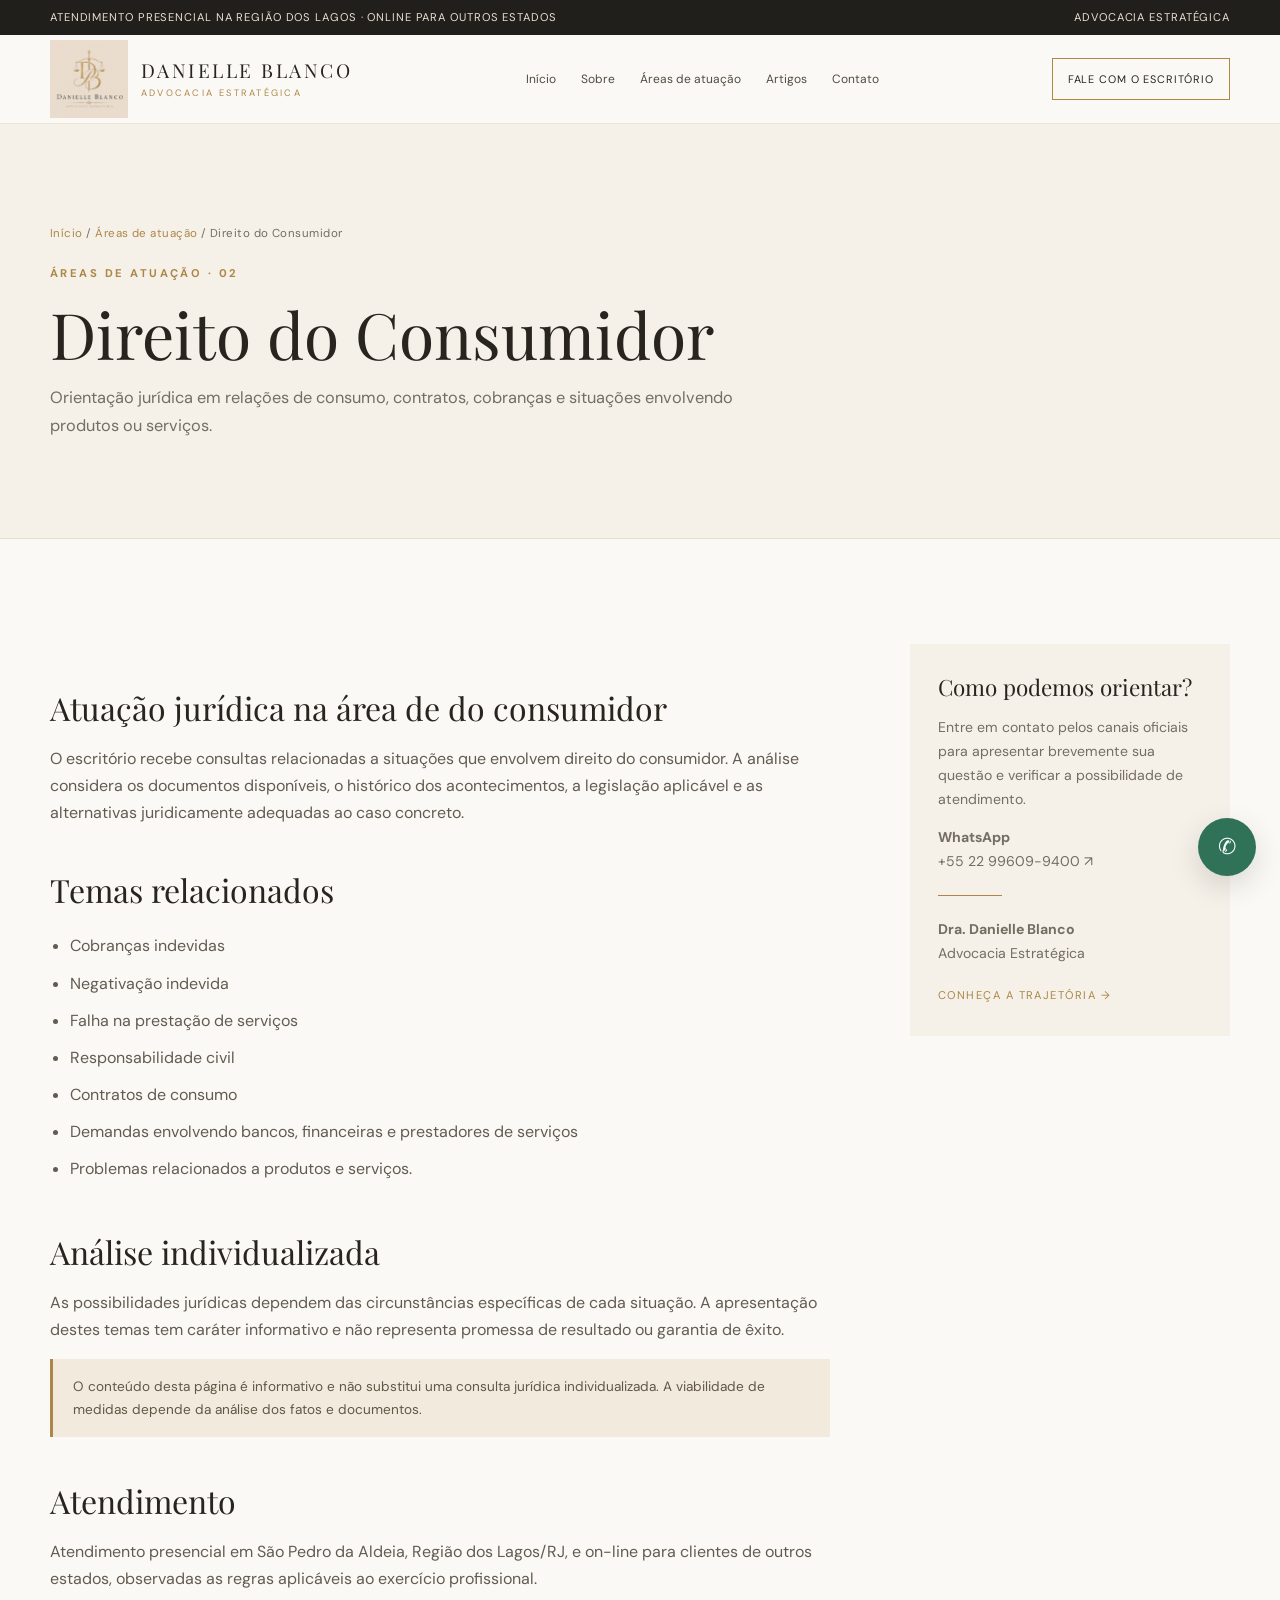
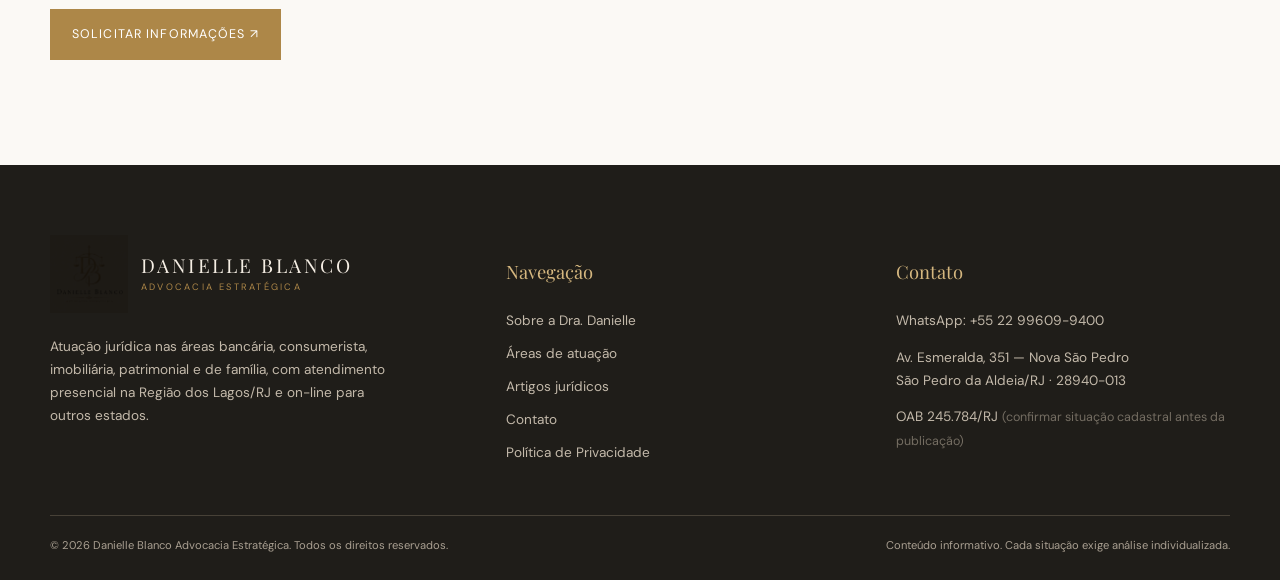
<file: direito-do-consumidor.html>
<!doctype html><html lang="pt-BR"><head><meta charset="utf-8"><meta name="viewport" content="width=device-width, initial-scale=1"><title>Direito do Consumidor | Dra. Danielle Blanco</title><meta name="description" content="Atuação jurídica em direito do consumidor. Conheça os temas atendidos pelo escritório da Dra. Danielle Blanco."><meta name="robots" content="index,follow"><link rel="canonical" href="https://www.seudominio.com.br/direito-do-consumidor.html"><meta property="og:type" content="website"><meta property="og:title" content="Direito do Consumidor | Dra. Danielle Blanco"><meta property="og:description" content="Atuação jurídica em direito do consumidor. Conheça os temas atendidos pelo escritório da Dra. Danielle Blanco."><meta property="og:image" content="assets/danielle-blanco-escritorio.jpg"><meta name="theme-color" content="#f5f0e8"><link rel="stylesheet" href="assets/site.css"><link rel="icon" href="assets/logo-danielle-blanco.jpg"></head><body><div class="topbar"><div class="container"><span>ATENDIMENTO PRESENCIAL NA REGIÃO DOS LAGOS · ONLINE PARA OUTROS ESTADOS</span><span>ADVOCACIA ESTRATÉGICA</span></div></div>
<header class="header"><div class="container nav"><a class="brand" href="index.html"><img src="assets/logo-danielle-blanco.jpg" alt="Logotipo Danielle Blanco Advocacia Estratégica"><span class="brand-name">DANIELLE BLANCO<span class="brand-sub">Advocacia Estratégica</span></span></a><button class="menu-btn" aria-label="Abrir menu" aria-expanded="false">☰</button><nav class="navlinks" aria-label="Navegação principal"><a href="index.html">Início</a><a href="sobre.html">Sobre</a><a href="index.html#areas">Áreas de atuação</a><a href="artigos.html">Artigos</a><a href="contato.html">Contato</a></nav><a class="nav-cta" href="contato.html">Fale com o escritório</a></div></header><main><section class="page-hero"><div class="container reveal"><div class="breadcrumb"><a href="index.html">Início</a> / <a href="index.html#areas">Áreas de atuação</a> / Direito do Consumidor</div><div class="eyebrow">Áreas de atuação · 02</div><h1>Direito do Consumidor</h1><p>Orientação jurídica em relações de consumo, contratos, cobranças e situações envolvendo produtos ou serviços.</p></div></section><section class="section"><div class="container content-grid"><article class="prose reveal"><h2>Atuação jurídica na área de do consumidor</h2><p>O escritório recebe consultas relacionadas a situações que envolvem direito do consumidor. A análise considera os documentos disponíveis, o histórico dos acontecimentos, a legislação aplicável e as alternativas juridicamente adequadas ao caso concreto.</p><h2>Temas relacionados</h2><ul><li>Cobranças indevidas</li><li>Negativação indevida</li><li>Falha na prestação de serviços</li><li>Responsabilidade civil</li><li>Contratos de consumo</li><li>Demandas envolvendo bancos, financeiras e prestadores de serviços</li><li>Problemas relacionados a produtos e serviços.</li></ul><h2>Análise individualizada</h2><p>As possibilidades jurídicas dependem das circunstâncias específicas de cada situação. A apresentação destes temas tem caráter informativo e não representa promessa de resultado ou garantia de êxito.</p><div class="notice">O conteúdo desta página é informativo e não substitui uma consulta jurídica individualizada. A viabilidade de medidas depende da análise dos fatos e documentos.</div><h2>Atendimento</h2><p>Atendimento presencial em São Pedro da Aldeia, Região dos Lagos/RJ, e on-line para clientes de outros estados, observadas as regras aplicáveis ao exercício profissional.</p><a class="btn" href="contato.html">Solicitar informações ↗</a></article><aside class="side-note reveal delay-1"><h3>Como podemos orientar?</h3><p>Entre em contato pelos canais oficiais para apresentar brevemente sua questão e verificar a possibilidade de atendimento.</p><p><strong>WhatsApp</strong><br><a href="https://wa.me/5522996099400">+55 22 99609-9400 ↗</a></p><div class="gold-line"></div><p><strong>Dra. Danielle Blanco</strong><br>Advocacia Estratégica</p><a class="arrow-link" href="sobre.html">Conheça a trajetória →</a></aside></div></section></main><footer class="footer"><div class="container"><div class="footer-grid">
<div><a class="brand" href="index.html"><img src="assets/logo-danielle-blanco.jpg" alt="Logo Danielle Blanco"><span class="brand-name">DANIELLE BLANCO<span class="brand-sub">Advocacia Estratégica</span></span></a><p style="max-width:340px;margin-top:22px">Atuação jurídica nas áreas bancária, consumerista, imobiliária, patrimonial e de família, com atendimento presencial na Região dos Lagos/RJ e on-line para outros estados.</p></div>
<div><h4>Navegação</h4><div class="footer-links"><a href="sobre.html">Sobre a Dra. Danielle</a><a href="index.html#areas">Áreas de atuação</a><a href="artigos.html">Artigos jurídicos</a><a href="contato.html">Contato</a><a href="privacidade.html">Política de Privacidade</a></div></div>
<div><h4>Contato</h4><p>WhatsApp: <a href="https://wa.me/5522996099400" target="_blank" rel="noopener">+55 22 99609-9400</a></p><p>Av. Esmeralda, 351 — Nova São Pedro<br>São Pedro da Aldeia/RJ · 28940-013</p><p>OAB 245.784/RJ <span class="legal-small">(confirmar situação cadastral antes da publicação)</span></p></div>
</div><div class="copyright"><span>© <span data-year></span> Danielle Blanco Advocacia Estratégica. Todos os direitos reservados.</span><span>Conteúdo informativo. Cada situação exige análise individualizada.</span></div></div></footer><a class="whatsapp" href="https://wa.me/5522996099400" target="_blank" rel="noopener" aria-label="Conversar pelo WhatsApp">✆</a><script src="assets/site.js" defer></script></body></html>
</file>
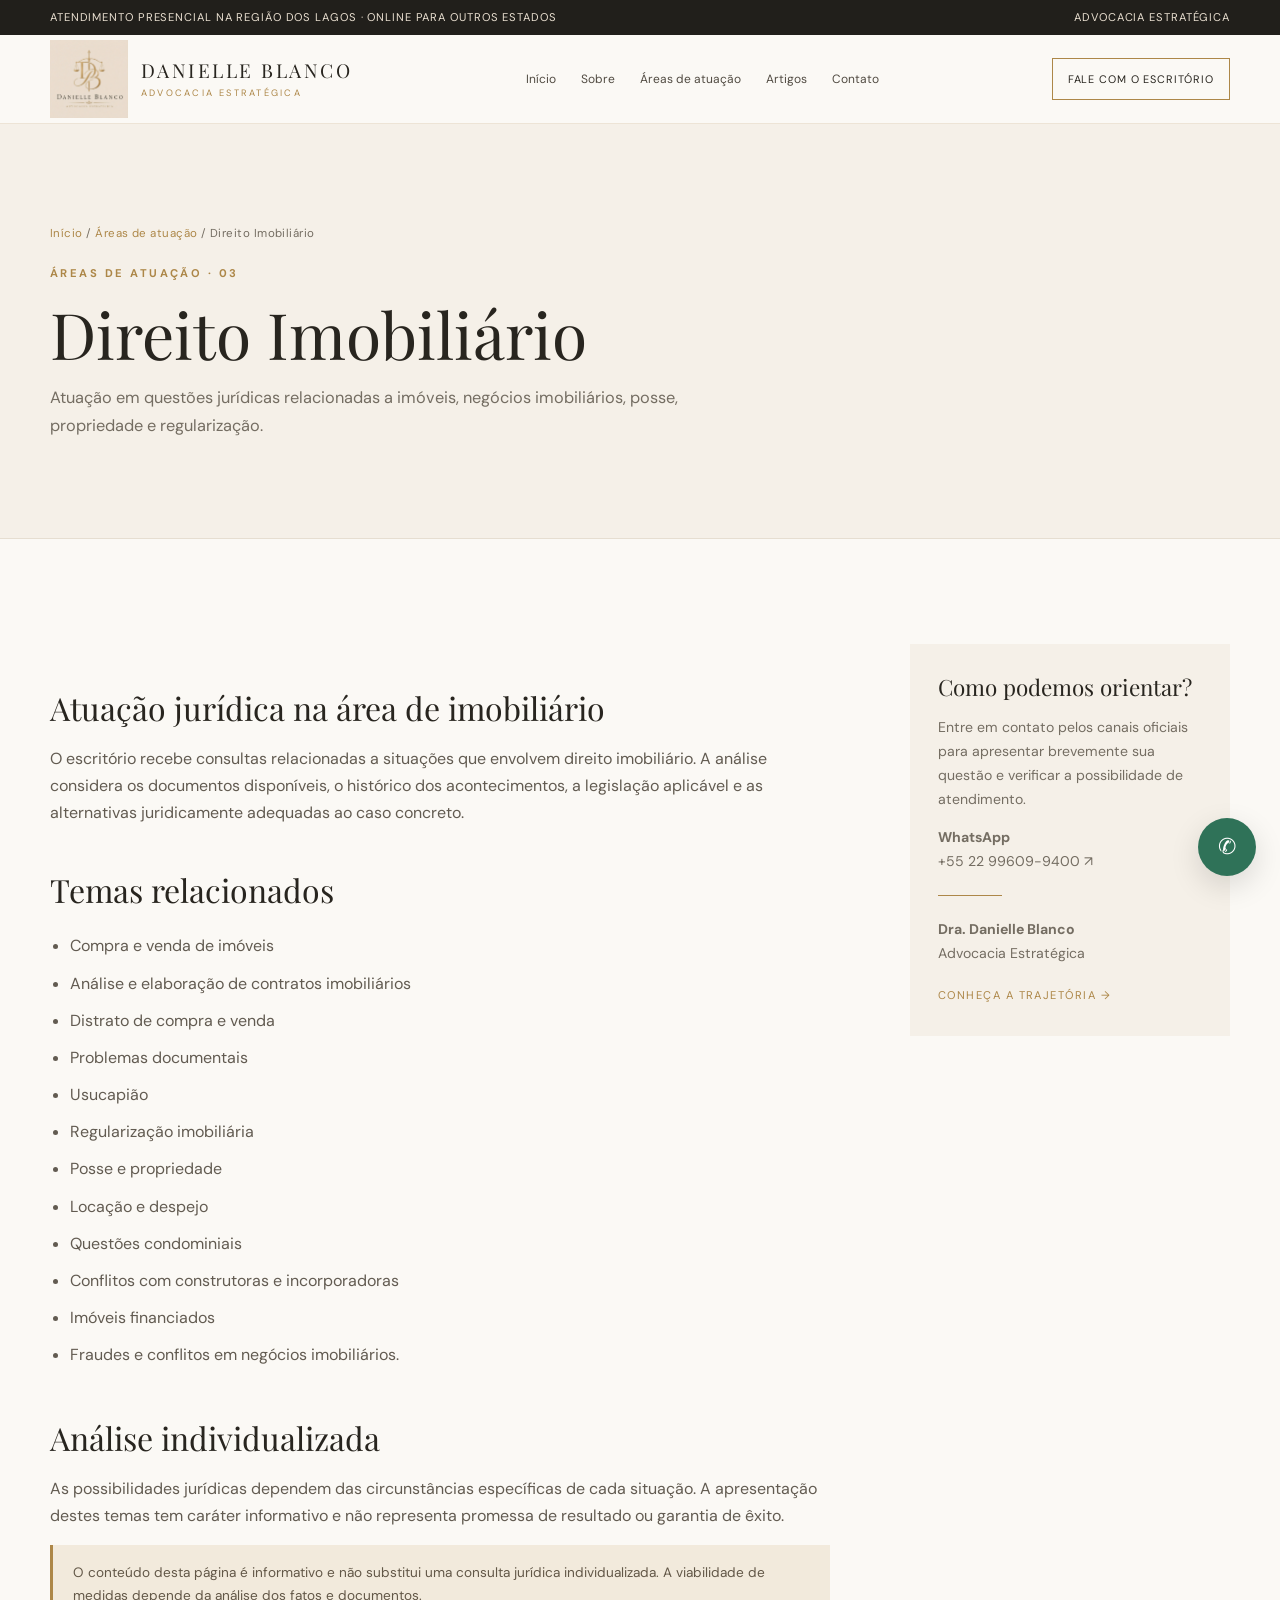
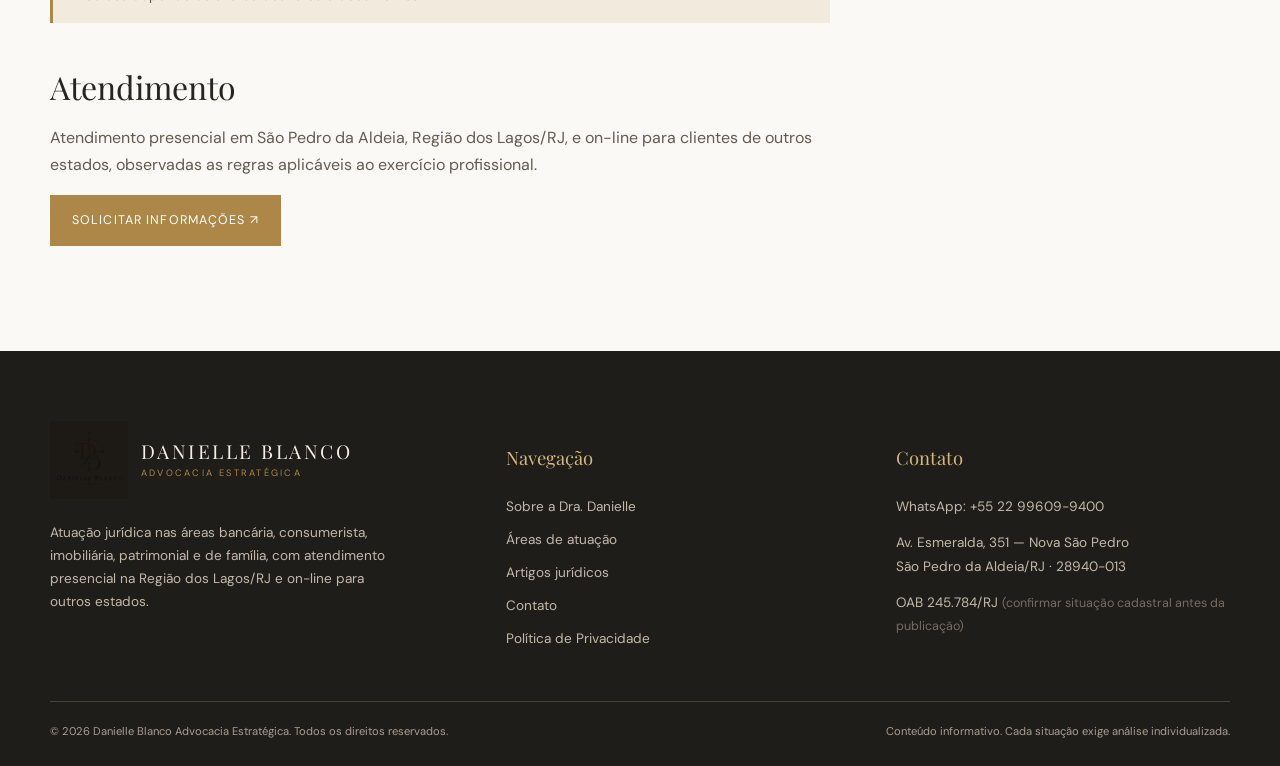
<file: direito-imobiliario.html>
<!doctype html><html lang="pt-BR"><head><meta charset="utf-8"><meta name="viewport" content="width=device-width, initial-scale=1"><title>Direito Imobiliário | Dra. Danielle Blanco</title><meta name="description" content="Atuação jurídica em direito imobiliário. Conheça os temas atendidos pelo escritório da Dra. Danielle Blanco."><meta name="robots" content="index,follow"><link rel="canonical" href="https://www.seudominio.com.br/direito-imobiliario.html"><meta property="og:type" content="website"><meta property="og:title" content="Direito Imobiliário | Dra. Danielle Blanco"><meta property="og:description" content="Atuação jurídica em direito imobiliário. Conheça os temas atendidos pelo escritório da Dra. Danielle Blanco."><meta property="og:image" content="assets/danielle-blanco-escritorio.jpg"><meta name="theme-color" content="#f5f0e8"><link rel="stylesheet" href="assets/site.css"><link rel="icon" href="assets/logo-danielle-blanco.jpg"></head><body><div class="topbar"><div class="container"><span>ATENDIMENTO PRESENCIAL NA REGIÃO DOS LAGOS · ONLINE PARA OUTROS ESTADOS</span><span>ADVOCACIA ESTRATÉGICA</span></div></div>
<header class="header"><div class="container nav"><a class="brand" href="index.html"><img src="assets/logo-danielle-blanco.jpg" alt="Logotipo Danielle Blanco Advocacia Estratégica"><span class="brand-name">DANIELLE BLANCO<span class="brand-sub">Advocacia Estratégica</span></span></a><button class="menu-btn" aria-label="Abrir menu" aria-expanded="false">☰</button><nav class="navlinks" aria-label="Navegação principal"><a href="index.html">Início</a><a href="sobre.html">Sobre</a><a href="index.html#areas">Áreas de atuação</a><a href="artigos.html">Artigos</a><a href="contato.html">Contato</a></nav><a class="nav-cta" href="contato.html">Fale com o escritório</a></div></header><main><section class="page-hero"><div class="container reveal"><div class="breadcrumb"><a href="index.html">Início</a> / <a href="index.html#areas">Áreas de atuação</a> / Direito Imobiliário</div><div class="eyebrow">Áreas de atuação · 03</div><h1>Direito Imobiliário</h1><p>Atuação em questões jurídicas relacionadas a imóveis, negócios imobiliários, posse, propriedade e regularização.</p></div></section><section class="section"><div class="container content-grid"><article class="prose reveal"><h2>Atuação jurídica na área de imobiliário</h2><p>O escritório recebe consultas relacionadas a situações que envolvem direito imobiliário. A análise considera os documentos disponíveis, o histórico dos acontecimentos, a legislação aplicável e as alternativas juridicamente adequadas ao caso concreto.</p><h2>Temas relacionados</h2><ul><li>Compra e venda de imóveis</li><li>Análise e elaboração de contratos imobiliários</li><li>Distrato de compra e venda</li><li>Problemas documentais</li><li>Usucapião</li><li>Regularização imobiliária</li><li>Posse e propriedade</li><li>Locação e despejo</li><li>Questões condominiais</li><li>Conflitos com construtoras e incorporadoras</li><li>Imóveis financiados</li><li>Fraudes e conflitos em negócios imobiliários.</li></ul><h2>Análise individualizada</h2><p>As possibilidades jurídicas dependem das circunstâncias específicas de cada situação. A apresentação destes temas tem caráter informativo e não representa promessa de resultado ou garantia de êxito.</p><div class="notice">O conteúdo desta página é informativo e não substitui uma consulta jurídica individualizada. A viabilidade de medidas depende da análise dos fatos e documentos.</div><h2>Atendimento</h2><p>Atendimento presencial em São Pedro da Aldeia, Região dos Lagos/RJ, e on-line para clientes de outros estados, observadas as regras aplicáveis ao exercício profissional.</p><a class="btn" href="contato.html">Solicitar informações ↗</a></article><aside class="side-note reveal delay-1"><h3>Como podemos orientar?</h3><p>Entre em contato pelos canais oficiais para apresentar brevemente sua questão e verificar a possibilidade de atendimento.</p><p><strong>WhatsApp</strong><br><a href="https://wa.me/5522996099400">+55 22 99609-9400 ↗</a></p><div class="gold-line"></div><p><strong>Dra. Danielle Blanco</strong><br>Advocacia Estratégica</p><a class="arrow-link" href="sobre.html">Conheça a trajetória →</a></aside></div></section></main><footer class="footer"><div class="container"><div class="footer-grid">
<div><a class="brand" href="index.html"><img src="assets/logo-danielle-blanco.jpg" alt="Logo Danielle Blanco"><span class="brand-name">DANIELLE BLANCO<span class="brand-sub">Advocacia Estratégica</span></span></a><p style="max-width:340px;margin-top:22px">Atuação jurídica nas áreas bancária, consumerista, imobiliária, patrimonial e de família, com atendimento presencial na Região dos Lagos/RJ e on-line para outros estados.</p></div>
<div><h4>Navegação</h4><div class="footer-links"><a href="sobre.html">Sobre a Dra. Danielle</a><a href="index.html#areas">Áreas de atuação</a><a href="artigos.html">Artigos jurídicos</a><a href="contato.html">Contato</a><a href="privacidade.html">Política de Privacidade</a></div></div>
<div><h4>Contato</h4><p>WhatsApp: <a href="https://wa.me/5522996099400" target="_blank" rel="noopener">+55 22 99609-9400</a></p><p>Av. Esmeralda, 351 — Nova São Pedro<br>São Pedro da Aldeia/RJ · 28940-013</p><p>OAB 245.784/RJ <span class="legal-small">(confirmar situação cadastral antes da publicação)</span></p></div>
</div><div class="copyright"><span>© <span data-year></span> Danielle Blanco Advocacia Estratégica. Todos os direitos reservados.</span><span>Conteúdo informativo. Cada situação exige análise individualizada.</span></div></div></footer><a class="whatsapp" href="https://wa.me/5522996099400" target="_blank" rel="noopener" aria-label="Conversar pelo WhatsApp">✆</a><script src="assets/site.js" defer></script></body></html>
</file>
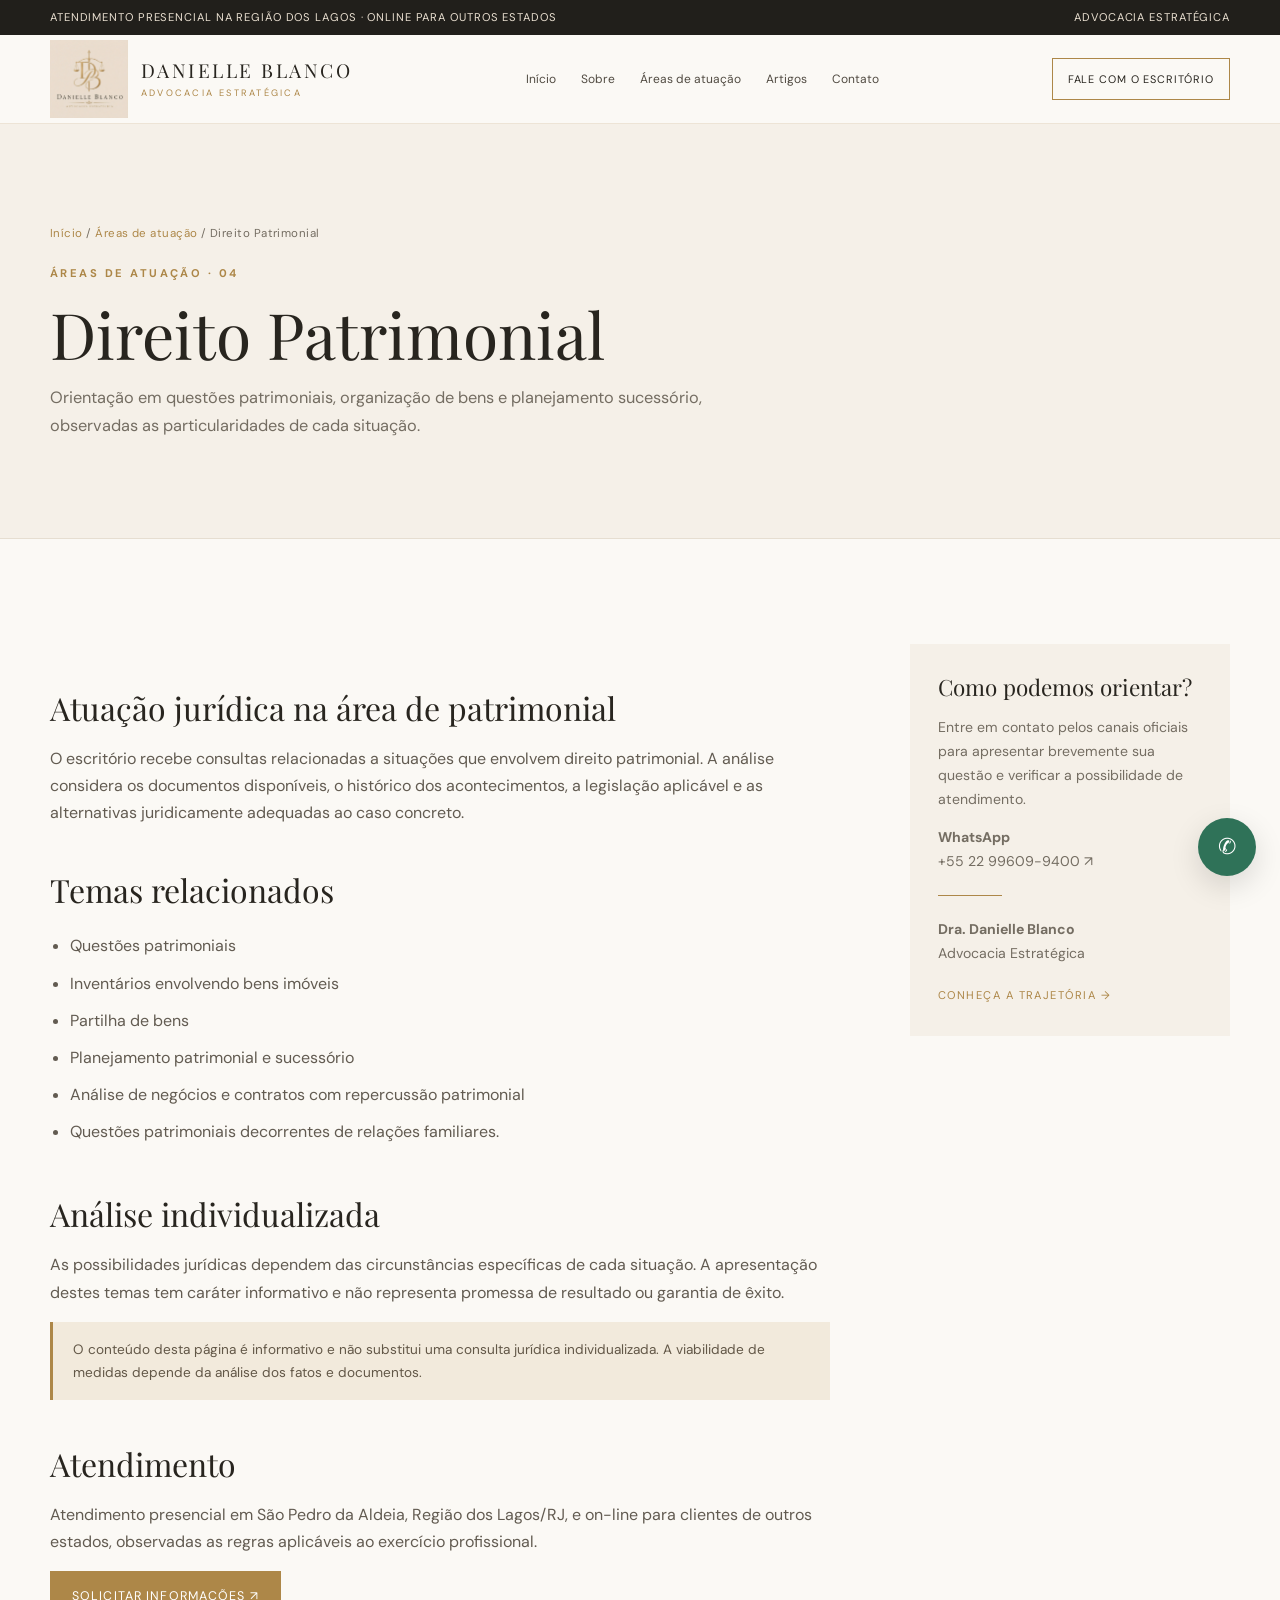
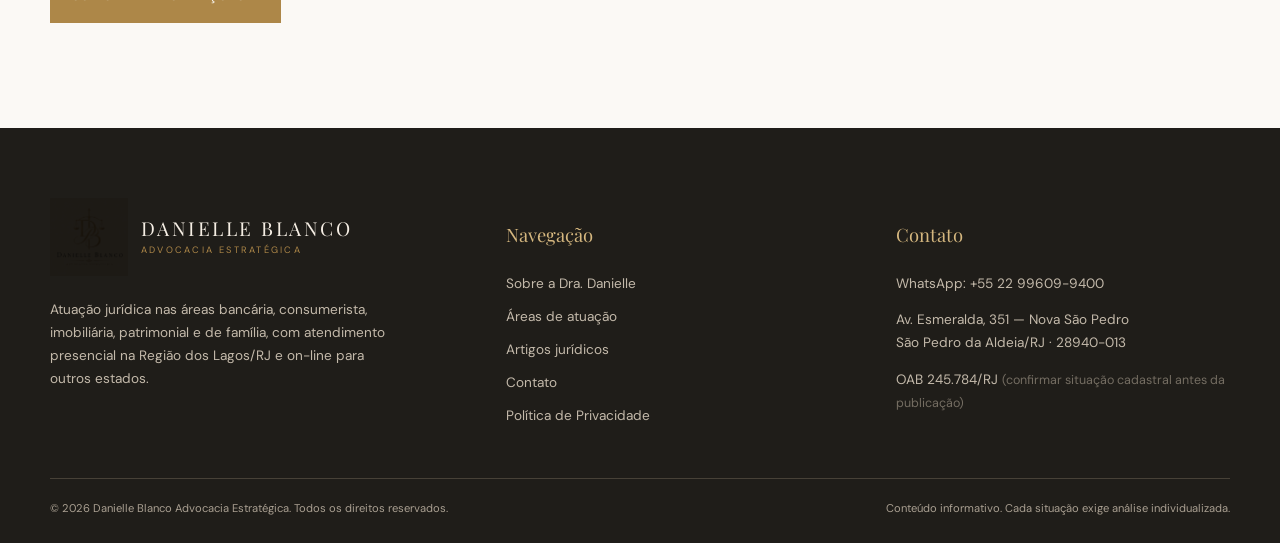
<file: direito-patrimonial.html>
<!doctype html><html lang="pt-BR"><head><meta charset="utf-8"><meta name="viewport" content="width=device-width, initial-scale=1"><title>Direito Patrimonial | Dra. Danielle Blanco</title><meta name="description" content="Atuação jurídica em direito patrimonial. Conheça os temas atendidos pelo escritório da Dra. Danielle Blanco."><meta name="robots" content="index,follow"><link rel="canonical" href="https://www.seudominio.com.br/direito-patrimonial.html"><meta property="og:type" content="website"><meta property="og:title" content="Direito Patrimonial | Dra. Danielle Blanco"><meta property="og:description" content="Atuação jurídica em direito patrimonial. Conheça os temas atendidos pelo escritório da Dra. Danielle Blanco."><meta property="og:image" content="assets/danielle-blanco-escritorio.jpg"><meta name="theme-color" content="#f5f0e8"><link rel="stylesheet" href="assets/site.css"><link rel="icon" href="assets/logo-danielle-blanco.jpg"></head><body><div class="topbar"><div class="container"><span>ATENDIMENTO PRESENCIAL NA REGIÃO DOS LAGOS · ONLINE PARA OUTROS ESTADOS</span><span>ADVOCACIA ESTRATÉGICA</span></div></div>
<header class="header"><div class="container nav"><a class="brand" href="index.html"><img src="assets/logo-danielle-blanco.jpg" alt="Logotipo Danielle Blanco Advocacia Estratégica"><span class="brand-name">DANIELLE BLANCO<span class="brand-sub">Advocacia Estratégica</span></span></a><button class="menu-btn" aria-label="Abrir menu" aria-expanded="false">☰</button><nav class="navlinks" aria-label="Navegação principal"><a href="index.html">Início</a><a href="sobre.html">Sobre</a><a href="index.html#areas">Áreas de atuação</a><a href="artigos.html">Artigos</a><a href="contato.html">Contato</a></nav><a class="nav-cta" href="contato.html">Fale com o escritório</a></div></header><main><section class="page-hero"><div class="container reveal"><div class="breadcrumb"><a href="index.html">Início</a> / <a href="index.html#areas">Áreas de atuação</a> / Direito Patrimonial</div><div class="eyebrow">Áreas de atuação · 04</div><h1>Direito Patrimonial</h1><p>Orientação em questões patrimoniais, organização de bens e planejamento sucessório, observadas as particularidades de cada situação.</p></div></section><section class="section"><div class="container content-grid"><article class="prose reveal"><h2>Atuação jurídica na área de patrimonial</h2><p>O escritório recebe consultas relacionadas a situações que envolvem direito patrimonial. A análise considera os documentos disponíveis, o histórico dos acontecimentos, a legislação aplicável e as alternativas juridicamente adequadas ao caso concreto.</p><h2>Temas relacionados</h2><ul><li>Questões patrimoniais</li><li>Inventários envolvendo bens imóveis</li><li>Partilha de bens</li><li>Planejamento patrimonial e sucessório</li><li>Análise de negócios e contratos com repercussão patrimonial</li><li>Questões patrimoniais decorrentes de relações familiares.</li></ul><h2>Análise individualizada</h2><p>As possibilidades jurídicas dependem das circunstâncias específicas de cada situação. A apresentação destes temas tem caráter informativo e não representa promessa de resultado ou garantia de êxito.</p><div class="notice">O conteúdo desta página é informativo e não substitui uma consulta jurídica individualizada. A viabilidade de medidas depende da análise dos fatos e documentos.</div><h2>Atendimento</h2><p>Atendimento presencial em São Pedro da Aldeia, Região dos Lagos/RJ, e on-line para clientes de outros estados, observadas as regras aplicáveis ao exercício profissional.</p><a class="btn" href="contato.html">Solicitar informações ↗</a></article><aside class="side-note reveal delay-1"><h3>Como podemos orientar?</h3><p>Entre em contato pelos canais oficiais para apresentar brevemente sua questão e verificar a possibilidade de atendimento.</p><p><strong>WhatsApp</strong><br><a href="https://wa.me/5522996099400">+55 22 99609-9400 ↗</a></p><div class="gold-line"></div><p><strong>Dra. Danielle Blanco</strong><br>Advocacia Estratégica</p><a class="arrow-link" href="sobre.html">Conheça a trajetória →</a></aside></div></section></main><footer class="footer"><div class="container"><div class="footer-grid">
<div><a class="brand" href="index.html"><img src="assets/logo-danielle-blanco.jpg" alt="Logo Danielle Blanco"><span class="brand-name">DANIELLE BLANCO<span class="brand-sub">Advocacia Estratégica</span></span></a><p style="max-width:340px;margin-top:22px">Atuação jurídica nas áreas bancária, consumerista, imobiliária, patrimonial e de família, com atendimento presencial na Região dos Lagos/RJ e on-line para outros estados.</p></div>
<div><h4>Navegação</h4><div class="footer-links"><a href="sobre.html">Sobre a Dra. Danielle</a><a href="index.html#areas">Áreas de atuação</a><a href="artigos.html">Artigos jurídicos</a><a href="contato.html">Contato</a><a href="privacidade.html">Política de Privacidade</a></div></div>
<div><h4>Contato</h4><p>WhatsApp: <a href="https://wa.me/5522996099400" target="_blank" rel="noopener">+55 22 99609-9400</a></p><p>Av. Esmeralda, 351 — Nova São Pedro<br>São Pedro da Aldeia/RJ · 28940-013</p><p>OAB 245.784/RJ <span class="legal-small">(confirmar situação cadastral antes da publicação)</span></p></div>
</div><div class="copyright"><span>© <span data-year></span> Danielle Blanco Advocacia Estratégica. Todos os direitos reservados.</span><span>Conteúdo informativo. Cada situação exige análise individualizada.</span></div></div></footer><a class="whatsapp" href="https://wa.me/5522996099400" target="_blank" rel="noopener" aria-label="Conversar pelo WhatsApp">✆</a><script src="assets/site.js" defer></script></body></html>
</file>
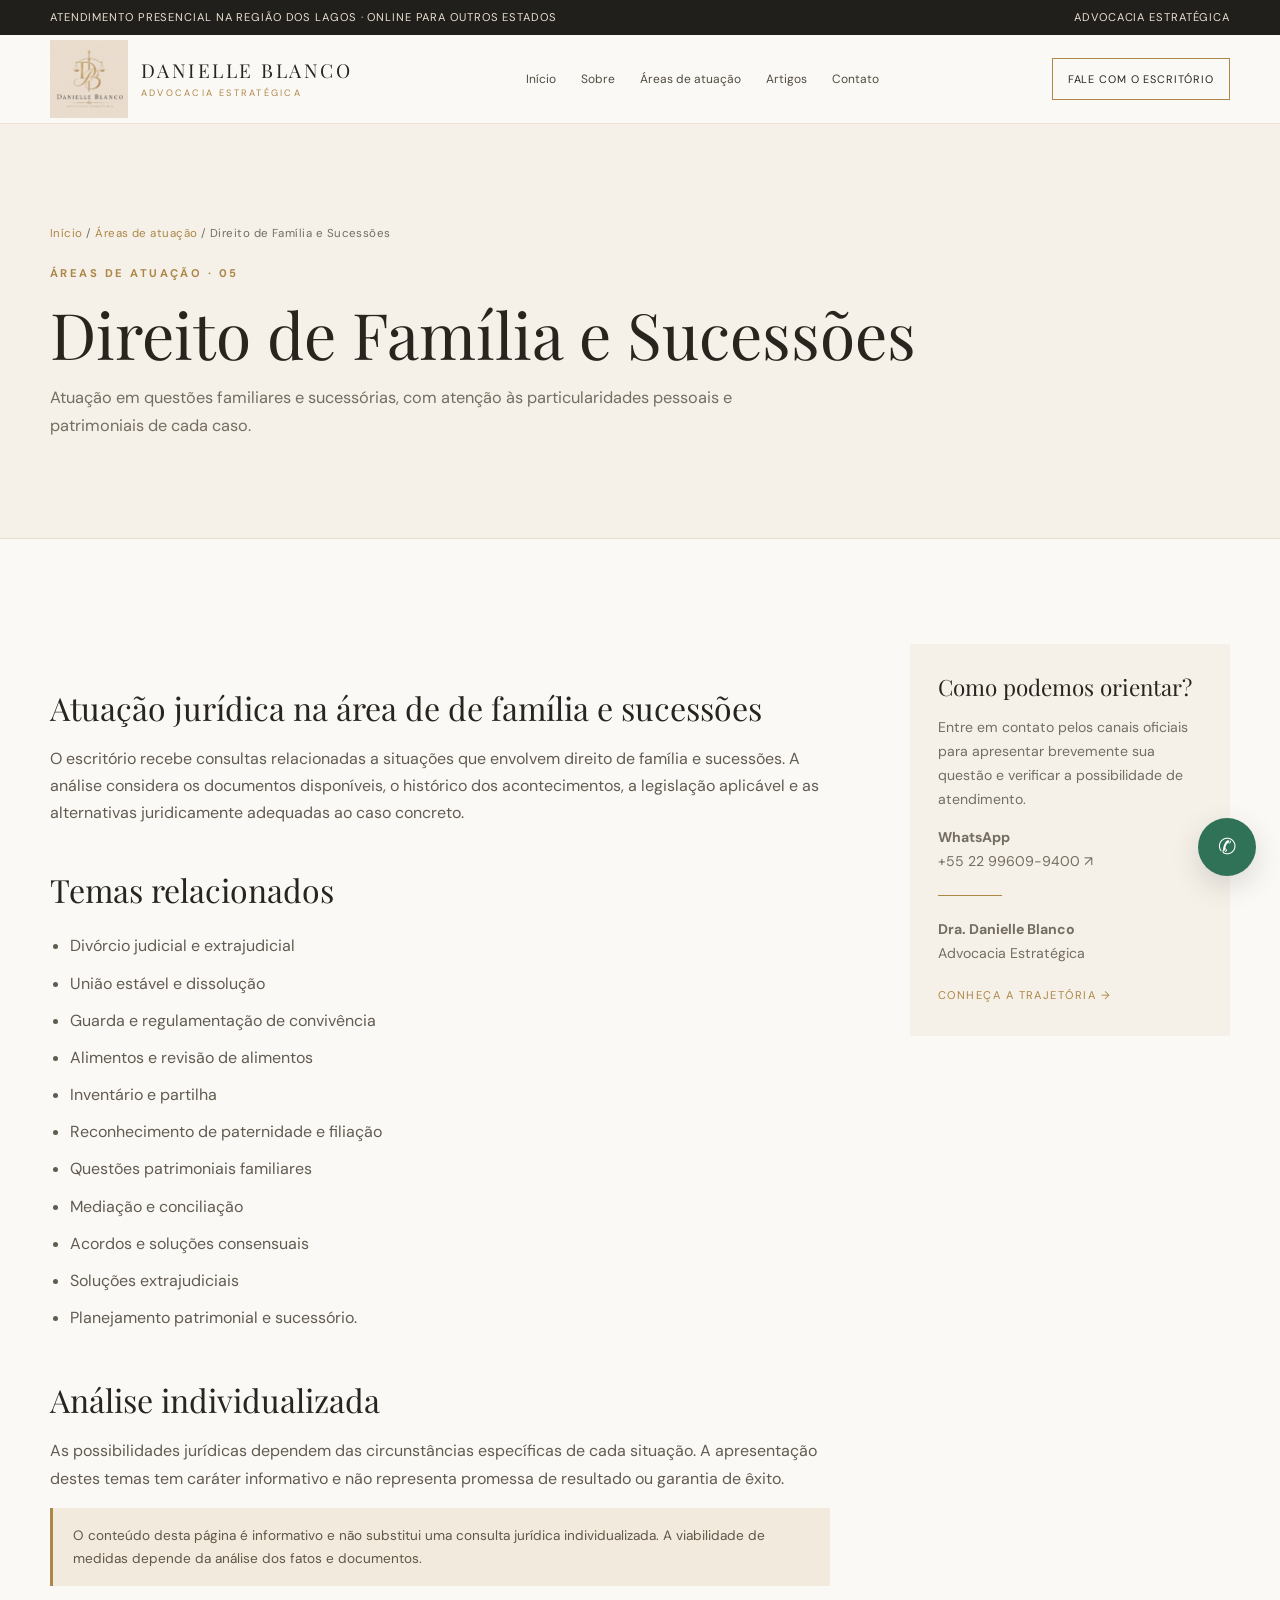
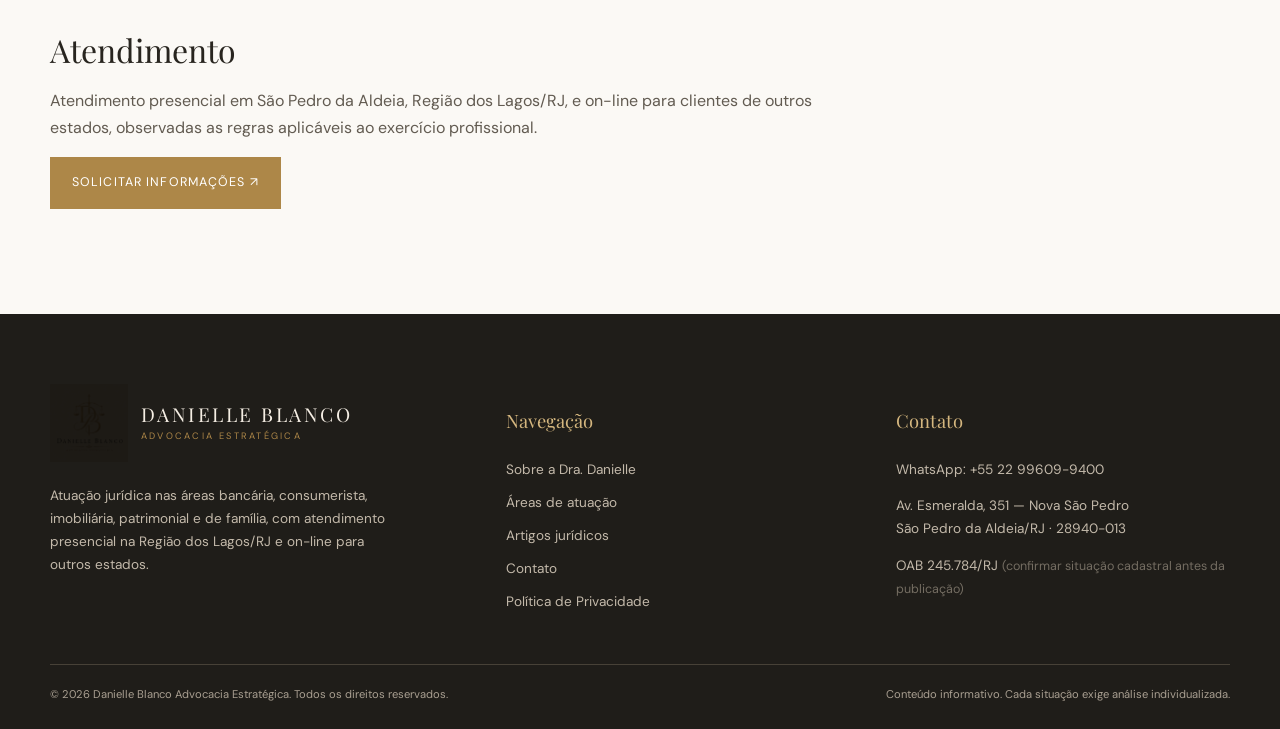
<file: familia-e-sucessoes.html>
<!doctype html><html lang="pt-BR"><head><meta charset="utf-8"><meta name="viewport" content="width=device-width, initial-scale=1"><title>Direito de Família e Sucessões | Dra. Danielle Blanco</title><meta name="description" content="Atuação jurídica em direito de família e sucessões. Conheça os temas atendidos pelo escritório da Dra. Danielle Blanco."><meta name="robots" content="index,follow"><link rel="canonical" href="https://www.seudominio.com.br/familia-e-sucessoes.html"><meta property="og:type" content="website"><meta property="og:title" content="Direito de Família e Sucessões | Dra. Danielle Blanco"><meta property="og:description" content="Atuação jurídica em direito de família e sucessões. Conheça os temas atendidos pelo escritório da Dra. Danielle Blanco."><meta property="og:image" content="assets/danielle-blanco-escritorio.jpg"><meta name="theme-color" content="#f5f0e8"><link rel="stylesheet" href="assets/site.css"><link rel="icon" href="assets/logo-danielle-blanco.jpg"></head><body><div class="topbar"><div class="container"><span>ATENDIMENTO PRESENCIAL NA REGIÃO DOS LAGOS · ONLINE PARA OUTROS ESTADOS</span><span>ADVOCACIA ESTRATÉGICA</span></div></div>
<header class="header"><div class="container nav"><a class="brand" href="index.html"><img src="assets/logo-danielle-blanco.jpg" alt="Logotipo Danielle Blanco Advocacia Estratégica"><span class="brand-name">DANIELLE BLANCO<span class="brand-sub">Advocacia Estratégica</span></span></a><button class="menu-btn" aria-label="Abrir menu" aria-expanded="false">☰</button><nav class="navlinks" aria-label="Navegação principal"><a href="index.html">Início</a><a href="sobre.html">Sobre</a><a href="index.html#areas">Áreas de atuação</a><a href="artigos.html">Artigos</a><a href="contato.html">Contato</a></nav><a class="nav-cta" href="contato.html">Fale com o escritório</a></div></header><main><section class="page-hero"><div class="container reveal"><div class="breadcrumb"><a href="index.html">Início</a> / <a href="index.html#areas">Áreas de atuação</a> / Direito de Família e Sucessões</div><div class="eyebrow">Áreas de atuação · 05</div><h1>Direito de Família e Sucessões</h1><p>Atuação em questões familiares e sucessórias, com atenção às particularidades pessoais e patrimoniais de cada caso.</p></div></section><section class="section"><div class="container content-grid"><article class="prose reveal"><h2>Atuação jurídica na área de de família e sucessões</h2><p>O escritório recebe consultas relacionadas a situações que envolvem direito de família e sucessões. A análise considera os documentos disponíveis, o histórico dos acontecimentos, a legislação aplicável e as alternativas juridicamente adequadas ao caso concreto.</p><h2>Temas relacionados</h2><ul><li>Divórcio judicial e extrajudicial</li><li>União estável e dissolução</li><li>Guarda e regulamentação de convivência</li><li>Alimentos e revisão de alimentos</li><li>Inventário e partilha</li><li>Reconhecimento de paternidade e filiação</li><li>Questões patrimoniais familiares</li><li>Mediação e conciliação</li><li>Acordos e soluções consensuais</li><li>Soluções extrajudiciais</li><li>Planejamento patrimonial e sucessório.</li></ul><h2>Análise individualizada</h2><p>As possibilidades jurídicas dependem das circunstâncias específicas de cada situação. A apresentação destes temas tem caráter informativo e não representa promessa de resultado ou garantia de êxito.</p><div class="notice">O conteúdo desta página é informativo e não substitui uma consulta jurídica individualizada. A viabilidade de medidas depende da análise dos fatos e documentos.</div><h2>Atendimento</h2><p>Atendimento presencial em São Pedro da Aldeia, Região dos Lagos/RJ, e on-line para clientes de outros estados, observadas as regras aplicáveis ao exercício profissional.</p><a class="btn" href="contato.html">Solicitar informações ↗</a></article><aside class="side-note reveal delay-1"><h3>Como podemos orientar?</h3><p>Entre em contato pelos canais oficiais para apresentar brevemente sua questão e verificar a possibilidade de atendimento.</p><p><strong>WhatsApp</strong><br><a href="https://wa.me/5522996099400">+55 22 99609-9400 ↗</a></p><div class="gold-line"></div><p><strong>Dra. Danielle Blanco</strong><br>Advocacia Estratégica</p><a class="arrow-link" href="sobre.html">Conheça a trajetória →</a></aside></div></section></main><footer class="footer"><div class="container"><div class="footer-grid">
<div><a class="brand" href="index.html"><img src="assets/logo-danielle-blanco.jpg" alt="Logo Danielle Blanco"><span class="brand-name">DANIELLE BLANCO<span class="brand-sub">Advocacia Estratégica</span></span></a><p style="max-width:340px;margin-top:22px">Atuação jurídica nas áreas bancária, consumerista, imobiliária, patrimonial e de família, com atendimento presencial na Região dos Lagos/RJ e on-line para outros estados.</p></div>
<div><h4>Navegação</h4><div class="footer-links"><a href="sobre.html">Sobre a Dra. Danielle</a><a href="index.html#areas">Áreas de atuação</a><a href="artigos.html">Artigos jurídicos</a><a href="contato.html">Contato</a><a href="privacidade.html">Política de Privacidade</a></div></div>
<div><h4>Contato</h4><p>WhatsApp: <a href="https://wa.me/5522996099400" target="_blank" rel="noopener">+55 22 99609-9400</a></p><p>Av. Esmeralda, 351 — Nova São Pedro<br>São Pedro da Aldeia/RJ · 28940-013</p><p>OAB 245.784/RJ <span class="legal-small">(confirmar situação cadastral antes da publicação)</span></p></div>
</div><div class="copyright"><span>© <span data-year></span> Danielle Blanco Advocacia Estratégica. Todos os direitos reservados.</span><span>Conteúdo informativo. Cada situação exige análise individualizada.</span></div></div></footer><a class="whatsapp" href="https://wa.me/5522996099400" target="_blank" rel="noopener" aria-label="Conversar pelo WhatsApp">✆</a><script src="assets/site.js" defer></script></body></html>
</file>
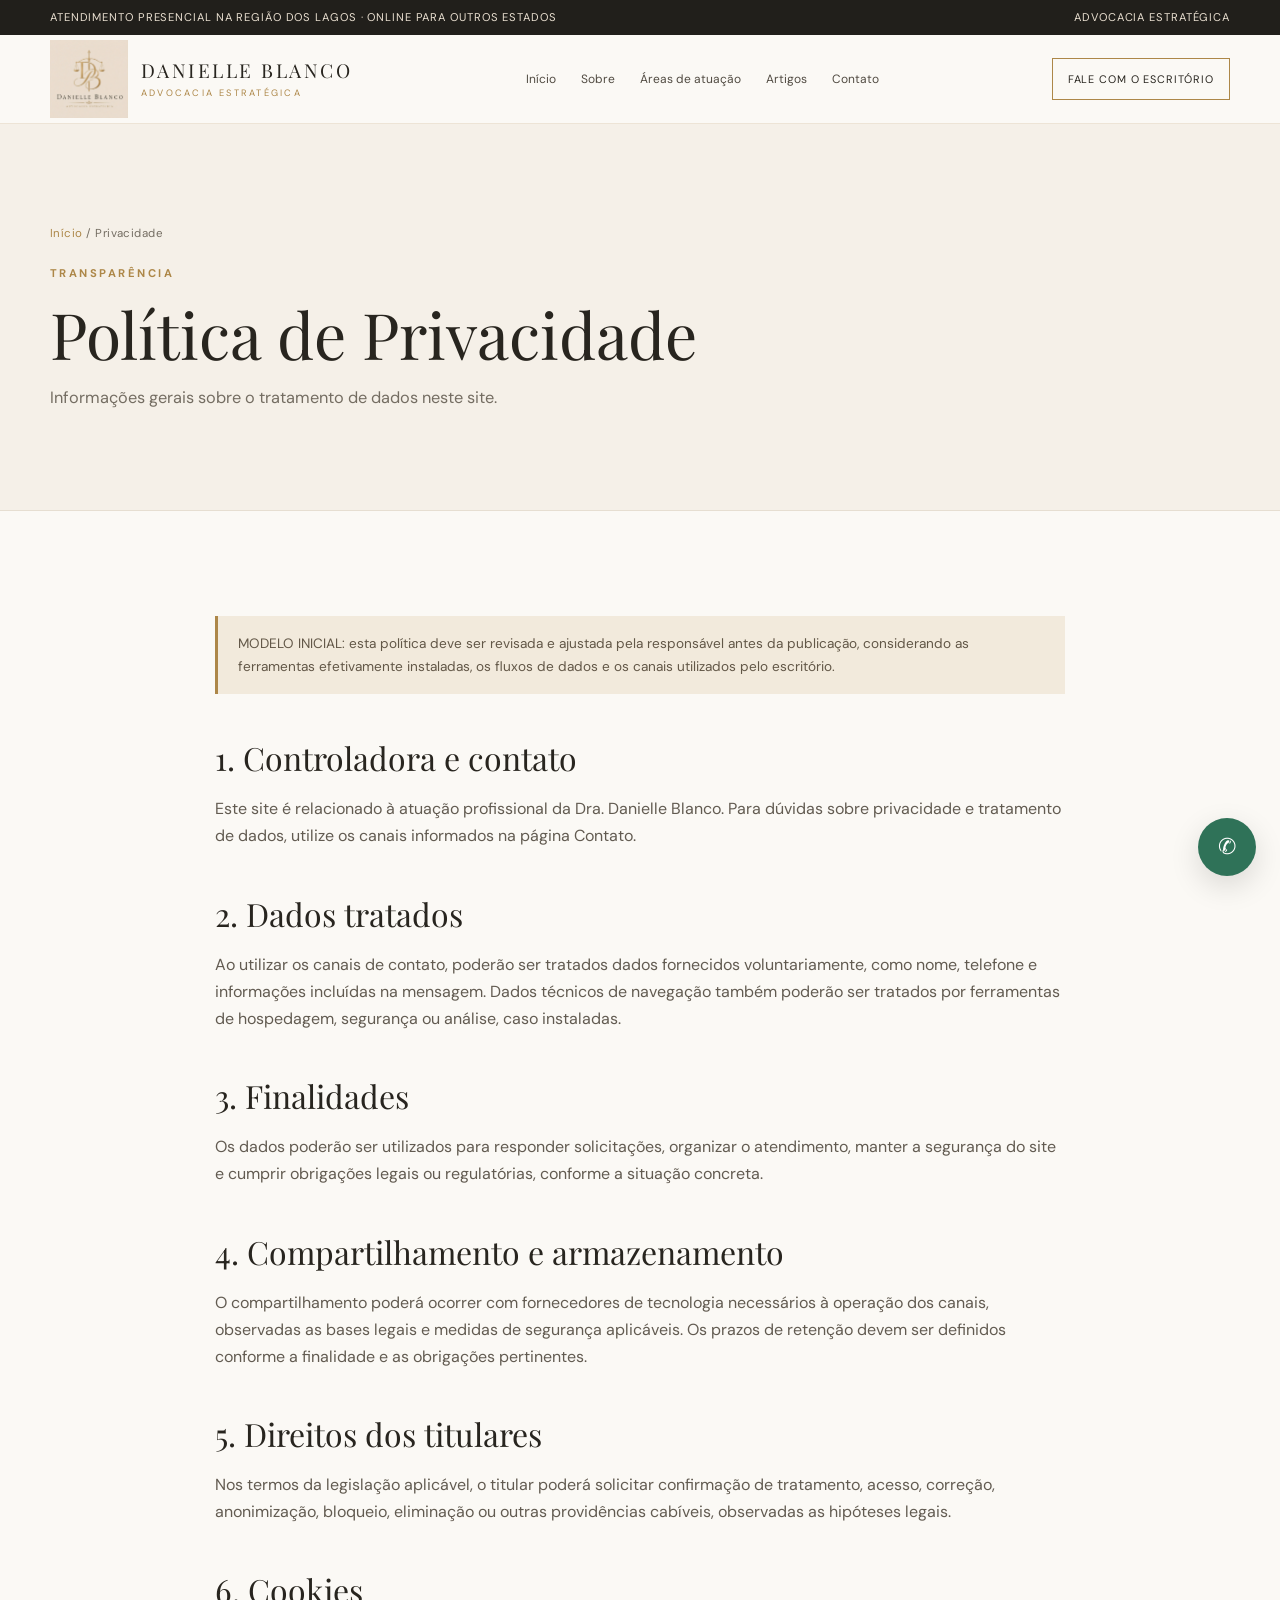
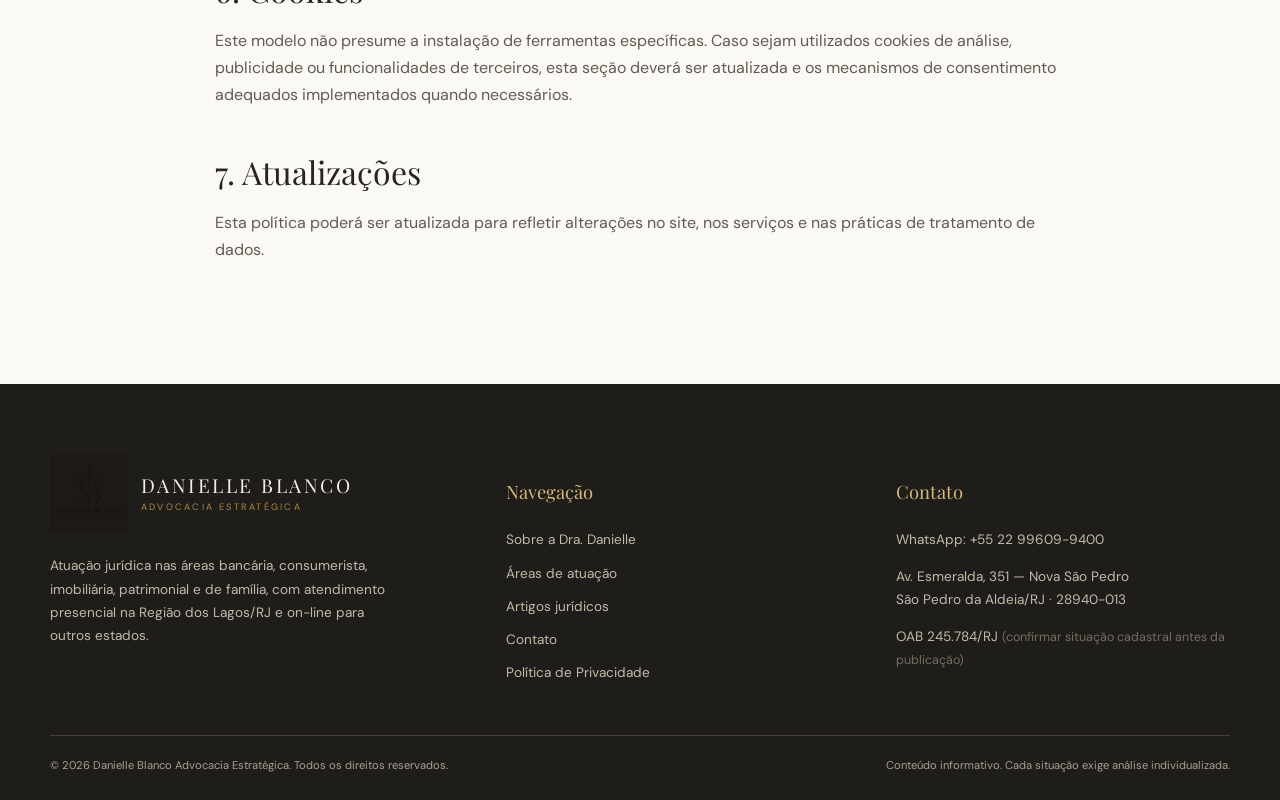
<file: privacidade.html>
<!doctype html><html lang="pt-BR"><head><meta charset="utf-8"><meta name="viewport" content="width=device-width, initial-scale=1"><title>Política de Privacidade | Danielle Blanco</title><meta name="description" content="Política de Privacidade do site institucional da Dra. Danielle Blanco."><meta name="robots" content="index,follow"><link rel="canonical" href="https://www.seudominio.com.br/privacidade.html"><meta property="og:type" content="website"><meta property="og:title" content="Política de Privacidade | Danielle Blanco"><meta property="og:description" content="Política de Privacidade do site institucional da Dra. Danielle Blanco."><meta property="og:image" content="assets/danielle-blanco-escritorio.jpg"><meta name="theme-color" content="#f5f0e8"><link rel="stylesheet" href="assets/site.css"><link rel="icon" href="assets/logo-danielle-blanco.jpg"></head><body><div class="topbar"><div class="container"><span>ATENDIMENTO PRESENCIAL NA REGIÃO DOS LAGOS · ONLINE PARA OUTROS ESTADOS</span><span>ADVOCACIA ESTRATÉGICA</span></div></div>
<header class="header"><div class="container nav"><a class="brand" href="index.html"><img src="assets/logo-danielle-blanco.jpg" alt="Logotipo Danielle Blanco Advocacia Estratégica"><span class="brand-name">DANIELLE BLANCO<span class="brand-sub">Advocacia Estratégica</span></span></a><button class="menu-btn" aria-label="Abrir menu" aria-expanded="false">☰</button><nav class="navlinks" aria-label="Navegação principal"><a href="index.html">Início</a><a href="sobre.html">Sobre</a><a href="index.html#areas">Áreas de atuação</a><a href="artigos.html">Artigos</a><a href="contato.html">Contato</a></nav><a class="nav-cta" href="contato.html">Fale com o escritório</a></div></header><main><section class="page-hero"><div class="container reveal"><div class="breadcrumb"><a href="index.html">Início</a> / Privacidade</div><div class="eyebrow">Transparência</div><h1>Política de Privacidade</h1><p>Informações gerais sobre o tratamento de dados neste site.</p></div></section><section class="section"><div class="container prose" style="max-width:850px"><div class="notice">MODELO INICIAL: esta política deve ser revisada e ajustada pela responsável antes da publicação, considerando as ferramentas efetivamente instaladas, os fluxos de dados e os canais utilizados pelo escritório.</div><h2>1. Controladora e contato</h2><p>Este site é relacionado à atuação profissional da Dra. Danielle Blanco. Para dúvidas sobre privacidade e tratamento de dados, utilize os canais informados na página Contato.</p><h2>2. Dados tratados</h2><p>Ao utilizar os canais de contato, poderão ser tratados dados fornecidos voluntariamente, como nome, telefone e informações incluídas na mensagem. Dados técnicos de navegação também poderão ser tratados por ferramentas de hospedagem, segurança ou análise, caso instaladas.</p><h2>3. Finalidades</h2><p>Os dados poderão ser utilizados para responder solicitações, organizar o atendimento, manter a segurança do site e cumprir obrigações legais ou regulatórias, conforme a situação concreta.</p><h2>4. Compartilhamento e armazenamento</h2><p>O compartilhamento poderá ocorrer com fornecedores de tecnologia necessários à operação dos canais, observadas as bases legais e medidas de segurança aplicáveis. Os prazos de retenção devem ser definidos conforme a finalidade e as obrigações pertinentes.</p><h2>5. Direitos dos titulares</h2><p>Nos termos da legislação aplicável, o titular poderá solicitar confirmação de tratamento, acesso, correção, anonimização, bloqueio, eliminação ou outras providências cabíveis, observadas as hipóteses legais.</p><h2>6. Cookies</h2><p>Este modelo não presume a instalação de ferramentas específicas. Caso sejam utilizados cookies de análise, publicidade ou funcionalidades de terceiros, esta seção deverá ser atualizada e os mecanismos de consentimento adequados implementados quando necessários.</p><h2>7. Atualizações</h2><p>Esta política poderá ser atualizada para refletir alterações no site, nos serviços e nas práticas de tratamento de dados.</p></div></section></main><footer class="footer"><div class="container"><div class="footer-grid">
<div><a class="brand" href="index.html"><img src="assets/logo-danielle-blanco.jpg" alt="Logo Danielle Blanco"><span class="brand-name">DANIELLE BLANCO<span class="brand-sub">Advocacia Estratégica</span></span></a><p style="max-width:340px;margin-top:22px">Atuação jurídica nas áreas bancária, consumerista, imobiliária, patrimonial e de família, com atendimento presencial na Região dos Lagos/RJ e on-line para outros estados.</p></div>
<div><h4>Navegação</h4><div class="footer-links"><a href="sobre.html">Sobre a Dra. Danielle</a><a href="index.html#areas">Áreas de atuação</a><a href="artigos.html">Artigos jurídicos</a><a href="contato.html">Contato</a><a href="privacidade.html">Política de Privacidade</a></div></div>
<div><h4>Contato</h4><p>WhatsApp: <a href="https://wa.me/5522996099400" target="_blank" rel="noopener">+55 22 99609-9400</a></p><p>Av. Esmeralda, 351 — Nova São Pedro<br>São Pedro da Aldeia/RJ · 28940-013</p><p>OAB 245.784/RJ <span class="legal-small">(confirmar situação cadastral antes da publicação)</span></p></div>
</div><div class="copyright"><span>© <span data-year></span> Danielle Blanco Advocacia Estratégica. Todos os direitos reservados.</span><span>Conteúdo informativo. Cada situação exige análise individualizada.</span></div></div></footer><a class="whatsapp" href="https://wa.me/5522996099400" target="_blank" rel="noopener" aria-label="Conversar pelo WhatsApp">✆</a><script src="assets/site.js" defer></script></body></html>
</file>
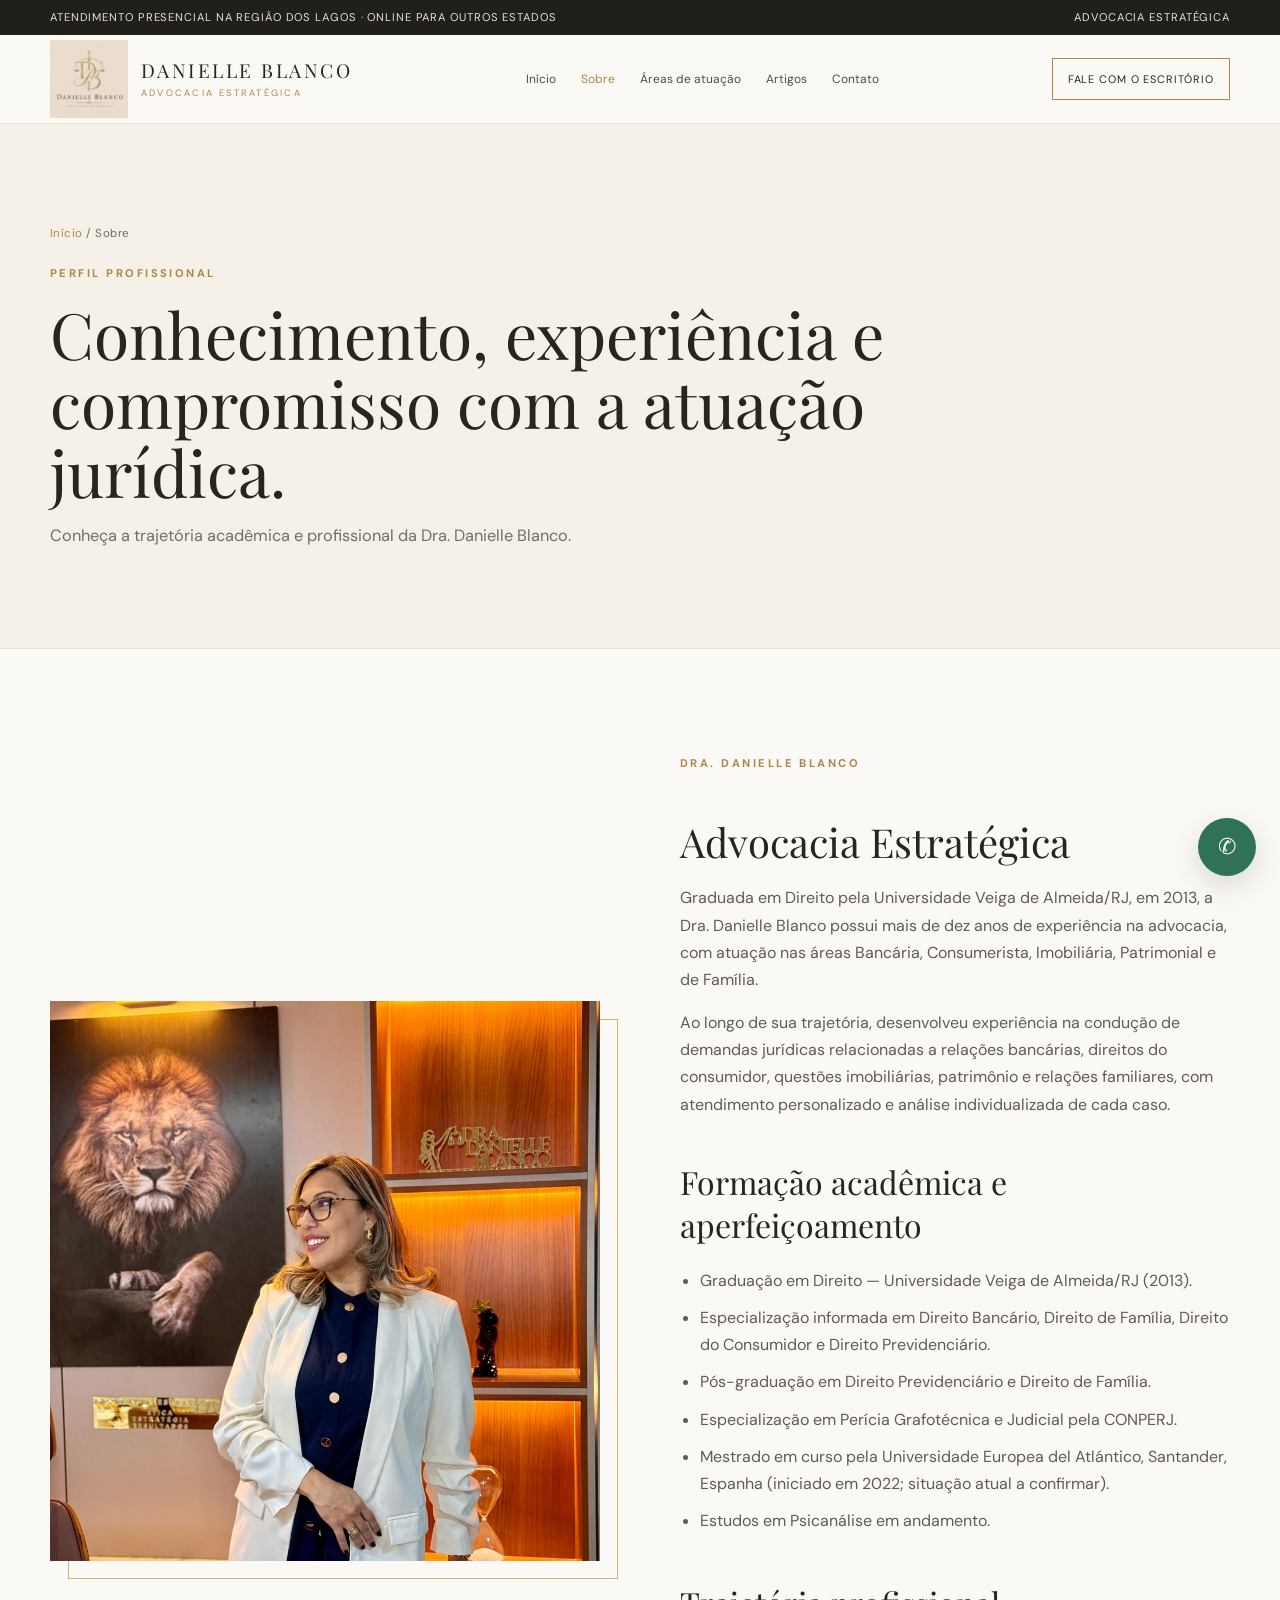
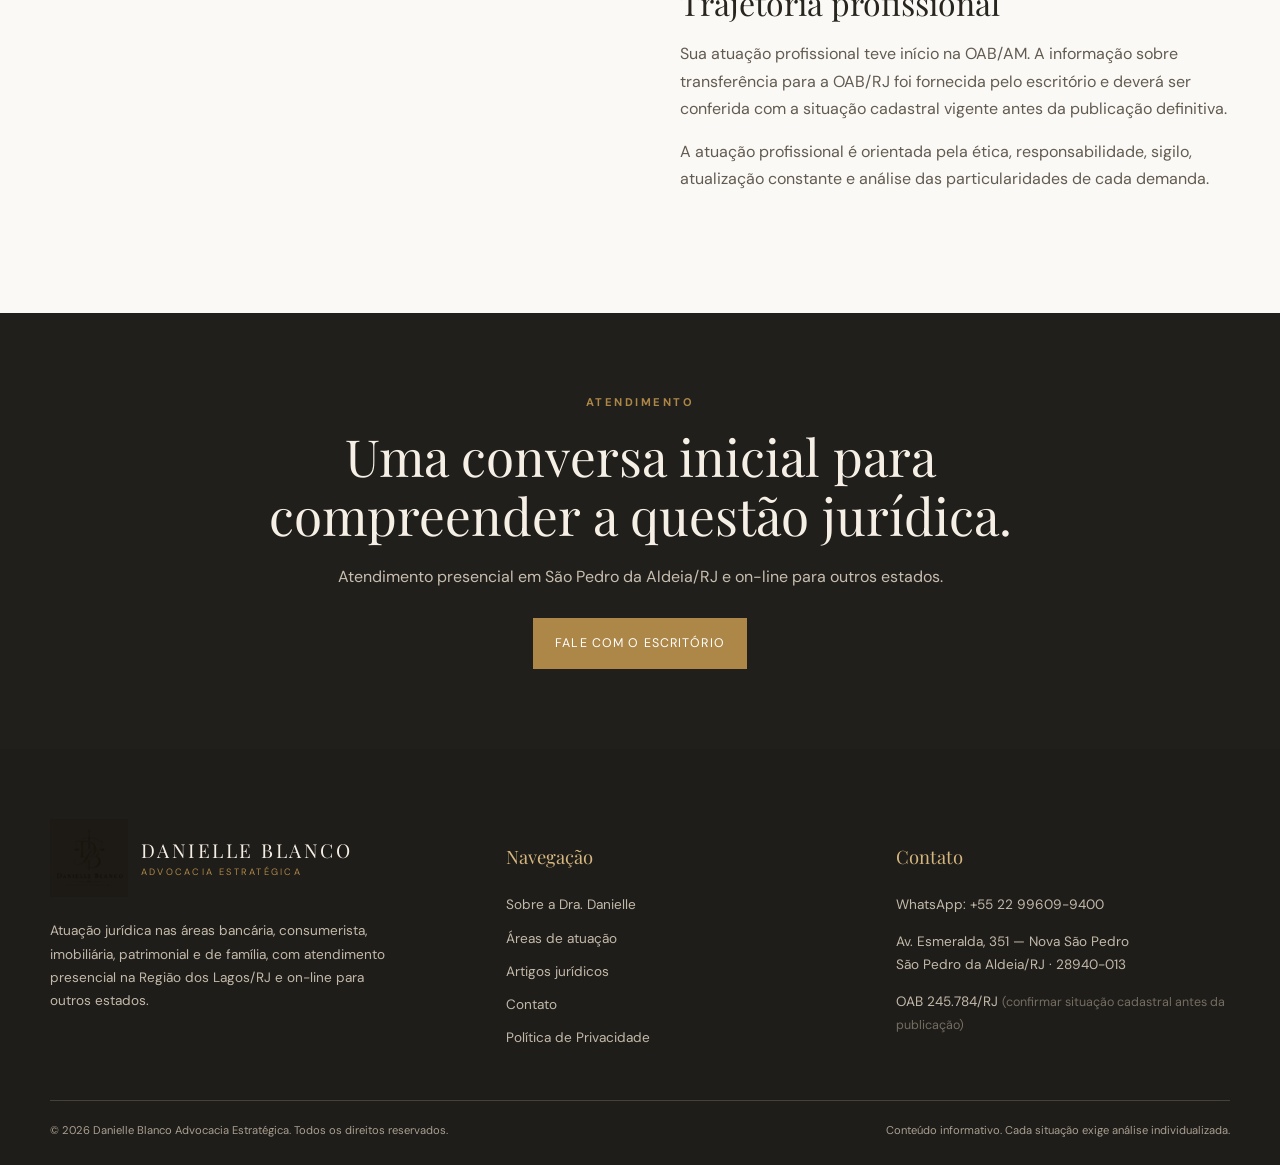
<file: sobre.html>
<!doctype html><html lang="pt-BR"><head><meta charset="utf-8"><meta name="viewport" content="width=device-width, initial-scale=1"><title>Sobre a Dra. Danielle Blanco | Formação e Atuação</title><meta name="description" content="Conheça a trajetória da Dra. Danielle Blanco, graduada em Direito pela Universidade Veiga de Almeida em 2013 e com mais de dez anos de experiência."><meta name="robots" content="index,follow"><link rel="canonical" href="https://www.seudominio.com.br/sobre.html"><meta property="og:type" content="website"><meta property="og:title" content="Sobre a Dra. Danielle Blanco | Formação e Atuação"><meta property="og:description" content="Conheça a trajetória da Dra. Danielle Blanco, graduada em Direito pela Universidade Veiga de Almeida em 2013 e com mais de dez anos de experiência."><meta property="og:image" content="assets/danielle-blanco-escritorio.jpg"><meta name="theme-color" content="#f5f0e8"><link rel="stylesheet" href="assets/site.css"><link rel="icon" href="assets/logo-danielle-blanco.jpg"></head><body><div class="topbar"><div class="container"><span>ATENDIMENTO PRESENCIAL NA REGIÃO DOS LAGOS · ONLINE PARA OUTROS ESTADOS</span><span>ADVOCACIA ESTRATÉGICA</span></div></div>
<header class="header"><div class="container nav"><a class="brand" href="index.html"><img src="assets/logo-danielle-blanco.jpg" alt="Logotipo Danielle Blanco Advocacia Estratégica"><span class="brand-name">DANIELLE BLANCO<span class="brand-sub">Advocacia Estratégica</span></span></a><button class="menu-btn" aria-label="Abrir menu" aria-expanded="false">☰</button><nav class="navlinks" aria-label="Navegação principal"><a href="index.html">Início</a><a class="active" href="sobre.html">Sobre</a><a href="index.html#areas">Áreas de atuação</a><a href="artigos.html">Artigos</a><a href="contato.html">Contato</a></nav><a class="nav-cta" href="contato.html">Fale com o escritório</a></div></header><main><section class="page-hero"><div class="container reveal"><div class="breadcrumb"><a href="index.html">Início</a> / Sobre</div><div class="eyebrow">Perfil profissional</div><h1>Conhecimento, experiência e compromisso com a atuação jurídica.</h1><p>Conheça a trajetória acadêmica e profissional da Dra. Danielle Blanco.</p></div></section><section class="section"><div class="container split"><div class="split-photo reveal"><img src="assets/danielle-blanco-escritorio.jpg" alt="Dra. Danielle Blanco em seu escritório"></div><div class="prose reveal delay-1"><div class="eyebrow">Dra. Danielle Blanco</div><h2 style="font:2.5rem var(--serif);font-weight:400">Advocacia Estratégica</h2><p>Graduada em Direito pela Universidade Veiga de Almeida/RJ, em 2013, a Dra. Danielle Blanco possui mais de dez anos de experiência na advocacia, com atuação nas áreas Bancária, Consumerista, Imobiliária, Patrimonial e de Família.</p><p>Ao longo de sua trajetória, desenvolveu experiência na condução de demandas jurídicas relacionadas a relações bancárias, direitos do consumidor, questões imobiliárias, patrimônio e relações familiares, com atendimento personalizado e análise individualizada de cada caso.</p><h2>Formação acadêmica e aperfeiçoamento</h2><ul><li>Graduação em Direito — Universidade Veiga de Almeida/RJ (2013).</li><li>Especialização informada em Direito Bancário, Direito de Família, Direito do Consumidor e Direito Previdenciário.</li><li>Pós-graduação em Direito Previdenciário e Direito de Família.</li><li>Especialização em Perícia Grafotécnica e Judicial pela CONPERJ.</li><li>Mestrado em curso pela Universidade Europea del Atlántico, Santander, Espanha (iniciado em 2022; situação atual a confirmar).</li><li>Estudos em Psicanálise em andamento.</li></ul><h2>Trajetória profissional</h2><p>Sua atuação profissional teve início na OAB/AM. A informação sobre transferência para a OAB/RJ foi fornecida pelo escritório e deverá ser conferida com a situação cadastral vigente antes da publicação definitiva.</p><p>A atuação profissional é orientada pela ética, responsabilidade, sigilo, atualização constante e análise das particularidades de cada demanda.</p></div></div></section><section class="band"><div class="container"><div class="eyebrow">Atendimento</div><h2>Uma conversa inicial para compreender a questão jurídica.</h2><p>Atendimento presencial em São Pedro da Aldeia/RJ e on-line para outros estados.</p><a class="btn" href="contato.html">Fale com o escritório</a></div></section></main><footer class="footer"><div class="container"><div class="footer-grid">
<div><a class="brand" href="index.html"><img src="assets/logo-danielle-blanco.jpg" alt="Logo Danielle Blanco"><span class="brand-name">DANIELLE BLANCO<span class="brand-sub">Advocacia Estratégica</span></span></a><p style="max-width:340px;margin-top:22px">Atuação jurídica nas áreas bancária, consumerista, imobiliária, patrimonial e de família, com atendimento presencial na Região dos Lagos/RJ e on-line para outros estados.</p></div>
<div><h4>Navegação</h4><div class="footer-links"><a href="sobre.html">Sobre a Dra. Danielle</a><a href="index.html#areas">Áreas de atuação</a><a href="artigos.html">Artigos jurídicos</a><a href="contato.html">Contato</a><a href="privacidade.html">Política de Privacidade</a></div></div>
<div><h4>Contato</h4><p>WhatsApp: <a href="https://wa.me/5522996099400" target="_blank" rel="noopener">+55 22 99609-9400</a></p><p>Av. Esmeralda, 351 — Nova São Pedro<br>São Pedro da Aldeia/RJ · 28940-013</p><p>OAB 245.784/RJ <span class="legal-small">(confirmar situação cadastral antes da publicação)</span></p></div>
</div><div class="copyright"><span>© <span data-year></span> Danielle Blanco Advocacia Estratégica. Todos os direitos reservados.</span><span>Conteúdo informativo. Cada situação exige análise individualizada.</span></div></div></footer><a class="whatsapp" href="https://wa.me/5522996099400" target="_blank" rel="noopener" aria-label="Conversar pelo WhatsApp">✆</a><script src="assets/site.js" defer></script></body></html>
</file>
<file: assets/site.css>
@import url('https://fonts.googleapis.com/css2?family=DM+Sans:wght@400;500;600;700&family=Playfair+Display:wght@400;500;600&display=swap');
:root{--ivory:#f5f0e8;--paper:#fbf9f5;--ink:#28251f;--muted:#746d62;--gold:#ad8748;--gold2:#d0b17b;--line:#e6ded1;--dark:#211f1b;--white:#fff;--serif:'Playfair Display',Georgia,serif;--sans:'DM Sans',Arial,sans-serif;--max:1180px}
*{box-sizing:border-box}html{scroll-behavior:smooth}body{margin:0;background:var(--paper);color:var(--ink);font-family:var(--sans);line-height:1.7;-webkit-font-smoothing:antialiased}a{color:inherit;text-decoration:none}img{display:block;max-width:100%}button{font:inherit}.container{width:min(var(--max),calc(100% - 48px));margin:auto}.eyebrow{font-size:.7rem;letter-spacing:.22em;text-transform:uppercase;color:var(--gold);font-weight:700}.serif{font-family:var(--serif);font-weight:400}.muted{color:var(--muted)}.gold-line{width:64px;height:1px;background:var(--gold);margin:22px 0}.btn{display:inline-flex;align-items:center;justify-content:center;gap:12px;padding:14px 21px;border:1px solid var(--gold);background:var(--gold);color:white;font-size:.78rem;letter-spacing:.09em;text-transform:uppercase;transition:.35s ease;cursor:pointer}.btn:hover{background:var(--ink);border-color:var(--ink);transform:translateY(-2px)}.btn-outline{background:transparent;color:var(--ink)}.btn-outline:hover{color:#fff}.topbar{background:var(--dark);color:#e9dfd0;font-size:.7rem;letter-spacing:.08em;padding:8px 0}.topbar .container{display:flex;justify-content:space-between;gap:16px}.header{position:sticky;top:0;z-index:50;background:rgba(251,249,245,.94);backdrop-filter:blur(14px);border-bottom:1px solid rgba(173,135,72,.18)}.nav{height:88px;display:flex;align-items:center;justify-content:space-between}.brand{display:flex;align-items:center;gap:13px}.brand img{width:78px;height:78px;object-fit:contain;object-position:center;background:transparent;mix-blend-mode:multiply;flex:0 0 auto}.brand-name{font-family:var(--serif);font-size:1.2rem;letter-spacing:.13em;line-height:1.15}.brand-sub{display:block;font: .58rem var(--sans);letter-spacing:.24em;color:var(--gold);margin-top:5px;text-transform:uppercase}.navlinks{display:flex;align-items:center;gap:25px;font-size:.75rem;color:#514b42}.navlinks a{transition:color .25s}.navlinks a:hover,.navlinks a.active{color:var(--gold)}.nav-cta{padding:11px 15px;border:1px solid var(--gold);font-size:.68rem;letter-spacing:.08em;text-transform:uppercase}.menu-btn{display:none;background:none;border:0;font-size:1.5rem;color:var(--ink)}.hero{position:relative;overflow:hidden;background:var(--ivory);min-height:660px;display:flex;align-items:center}.hero:after{content:"";position:absolute;width:48vw;height:48vw;border:1px solid rgba(173,135,72,.2);border-radius:50%;right:-12vw;top:10%;pointer-events:none}.hero-grid{display:grid;grid-template-columns:1fr .88fr;align-items:center;gap:70px;padding:76px 0;position:relative;z-index:1}.hero h1{font:clamp(2.8rem,5vw,5.3rem)/1.08 var(--serif);letter-spacing:-.035em;margin:18px 0 22px;max-width:660px}.hero h1 em{color:var(--gold);font-weight:400}.hero p{max-width:530px;color:#665f55;font-size:1rem}.hero-photo{position:relative;padding:0 22px 22px 0}.hero-photo:before{content:"";position:absolute;inset:22px 0 0 22px;border:1px solid var(--gold2)}.hero-photo img{position:relative;width:100%;height:560px;object-fit:cover;object-position:center 24%;filter:saturate(.88)}.photo-caption{position:absolute;bottom:42px;left:-28px;background:var(--dark);color:#eee4d5;padding:17px 22px;font:1rem var(--serif);letter-spacing:.04em}.hero-actions{display:flex;gap:12px;flex-wrap:wrap;margin-top:32px}.section{padding:105px 0}.section-head{max-width:690px;margin-bottom:48px}.section-head h2{font:clamp(2.1rem,4vw,3.6rem)/1.14 var(--serif);margin:13px 0}.section-head p{color:var(--muted)}.intro-grid{display:grid;grid-template-columns:.75fr 1.25fr;gap:90px;align-items:start}.intro-mark{font:clamp(5rem,12vw,10rem)/.9 var(--serif);color:var(--gold2);letter-spacing:-.08em}.intro-copy h2{font:clamp(2rem,4vw,3.5rem)/1.15 var(--serif);margin:0 0 22px}.specialties{background:var(--ivory)}.cards{display:grid;grid-template-columns:repeat(3,1fr);gap:1px;background:var(--line);border:1px solid var(--line)}.specialty-card{background:var(--paper);padding:32px;min-height:250px;display:flex;flex-direction:column;transition:background .35s,transform .35s}.specialty-card:hover{background:#fff;transform:translateY(-5px);position:relative;z-index:2}.number{font:1.1rem var(--serif);color:var(--gold)}.specialty-card h3{font:1.55rem var(--serif);font-weight:400;margin:24px 0 10px}.specialty-card p{font-size:.88rem;color:var(--muted);margin:0 0 20px}.arrow-link{margin-top:auto;font-size:.7rem;letter-spacing:.13em;text-transform:uppercase;color:var(--gold)}.split{display:grid;grid-template-columns:1fr 1fr;gap:80px;align-items:center}.split-photo{position:relative}.split-photo img{width:100%;height:560px;object-fit:cover;object-position:center 20%}.split-photo:after{content:"";position:absolute;inset:18px -18px -18px 18px;border:1px solid var(--gold2);z-index:-1}.feature-list{list-style:none;padding:0;margin:25px 0}.feature-list li{padding:12px 0;border-bottom:1px solid var(--line);color:#5f584e}.feature-list li:before{content:"—";color:var(--gold);margin-right:12px}.band{background:var(--dark);color:#f5efe5;padding:80px 0;text-align:center}.band h2{font:clamp(2rem,4vw,3.6rem)/1.15 var(--serif);max-width:820px;margin:15px auto}.band p{color:#c8beb0;max-width:650px;margin:18px auto 28px}.page-hero{background:var(--ivory);padding:100px 0 82px;border-bottom:1px solid var(--line)}.page-hero h1{font:clamp(2.7rem,5vw,4.7rem)/1.08 var(--serif);max-width:900px;margin:16px 0}.page-hero p{max-width:690px;color:var(--muted);font-size:1.02rem}.content-grid{display:grid;grid-template-columns:minmax(0,780px) 1fr;gap:80px}.prose h2{font:2rem var(--serif);font-weight:400;margin:42px 0 14px}.prose h3{font:1.35rem var(--serif);font-weight:400;margin:30px 0 10px}.prose p,.prose li{color:#625b51}.prose ul{padding-left:20px}.prose li{padding:5px 0}.side-note{background:var(--ivory);padding:28px;height:max-content}.side-note h3{font:1.4rem var(--serif);font-weight:400;margin:0 0 12px}.side-note p{font-size:.88rem;color:var(--muted)}.pillars{display:grid;grid-template-columns:repeat(2,1fr);gap:15px;margin:30px 0}.pillar{border:1px solid var(--line);padding:20px}.pillar strong{display:block;font:1.2rem var(--serif);font-weight:400;margin-bottom:5px}.article-grid{display:grid;grid-template-columns:repeat(2,1fr);gap:22px}.article-card{padding:28px;border:1px solid var(--line);background:#fff}.article-card h3{font:1.5rem var(--serif);font-weight:400;margin:12px 0}.article-card p{font-size:.9rem;color:var(--muted)}.contact-grid{display:grid;grid-template-columns:1fr 1fr;gap:60px}.contact-item{padding:20px 0;border-bottom:1px solid var(--line)}.contact-item strong{display:block;font:1.25rem var(--serif);font-weight:400}.form{display:grid;gap:14px}.form input,.form textarea,.form select{width:100%;padding:15px;border:1px solid var(--line);background:#fff;font: .9rem var(--sans);color:var(--ink)}.form textarea{min-height:130px;resize:vertical}.footer{background:#1f1d19;color:#eee5d8;padding:70px 0 25px}.footer-grid{display:grid;grid-template-columns:1.2fr 1fr 1fr;gap:55px}.footer .brand-name{color:#f5eee4}.footer p,.footer a{color:#c3b9aa;font-size:.85rem}.footer h4{font:1.15rem var(--serif);font-weight:400;color:#d5b77f}.footer-links{display:grid;gap:10px}.copyright{border-top:1px solid #474137;margin-top:50px;padding-top:20px;color:#a99f91;font-size:.7rem;display:flex;justify-content:space-between;gap:20px}.reveal{opacity:0;transform:translateY(24px);transition:opacity .8s ease,transform .8s cubic-bezier(.2,.7,.2,1)}.reveal.visible{opacity:1;transform:none}.delay-1{transition-delay:.12s}.delay-2{transition-delay:.24s}.delay-3{transition-delay:.36s}.whatsapp{position:fixed;right:24px;bottom:24px;z-index:60;width:58px;height:58px;border-radius:50%;background:#2f7258;color:white;display:grid;place-items:center;box-shadow:0 10px 30px #0002;font-size:1.35rem;transition:.3s}.whatsapp:hover{transform:translateY(-4px) scale(1.04)}.notice{background:#f2eadc;border-left:3px solid var(--gold);padding:16px 20px;color:#625747;font-size:.85rem}.breadcrumb{font-size:.72rem;color:var(--muted);letter-spacing:.04em;margin-bottom:20px}.breadcrumb a{color:var(--gold)}.legal-small{font-size:.78rem;color:var(--muted)}@media(max-width:900px){.navlinks{display:none;position:absolute;top:88px;left:0;right:0;background:var(--paper);padding:25px 24px;flex-direction:column;align-items:flex-start;border-bottom:1px solid var(--line)}.navlinks.open{display:flex}.menu-btn{display:block}.nav-cta{display:none}.hero-grid,.intro-grid,.split,.content-grid,.contact-grid{grid-template-columns:1fr;gap:42px}.hero{min-height:auto}.hero-grid{padding:65px 0}.hero-photo img{height:520px}.cards{grid-template-columns:repeat(2,1fr)}.footer-grid{grid-template-columns:1fr 1fr}.split-photo{max-width:600px}.content-grid{gap:35px}}@media(max-width:600px){.brand img{width:62px;height:62px}.container{width:min(100% - 34px,var(--max))}.topbar .container{justify-content:center;text-align:center}.topbar span:last-child{display:none}.nav{height:76px}.brand img{width:52px;height:52px}.brand-name{font-size:1rem}.navlinks{top:76px}.hero h1{font-size:2.75rem}.hero-photo img{height:430px}.photo-caption{left:-8px;bottom:28px}.section{padding:72px 0}.cards,.article-grid,.pillars{grid-template-columns:1fr}.specialty-card{min-height:220px}.page-hero{padding:70px 0 58px}.footer-grid{grid-template-columns:1fr;gap:30px}.copyright{flex-direction:column}.split-photo img{height:440px}.band{padding:65px 0}.intro-grid{gap:20px}.intro-mark{font-size:6rem}}@media(prefers-reduced-motion:reduce){html{scroll-behavior:auto}*,*:before,*:after{animation-duration:.01ms!important;transition-duration:.01ms!important}.reveal{opacity:1;transform:none}}
</file>
